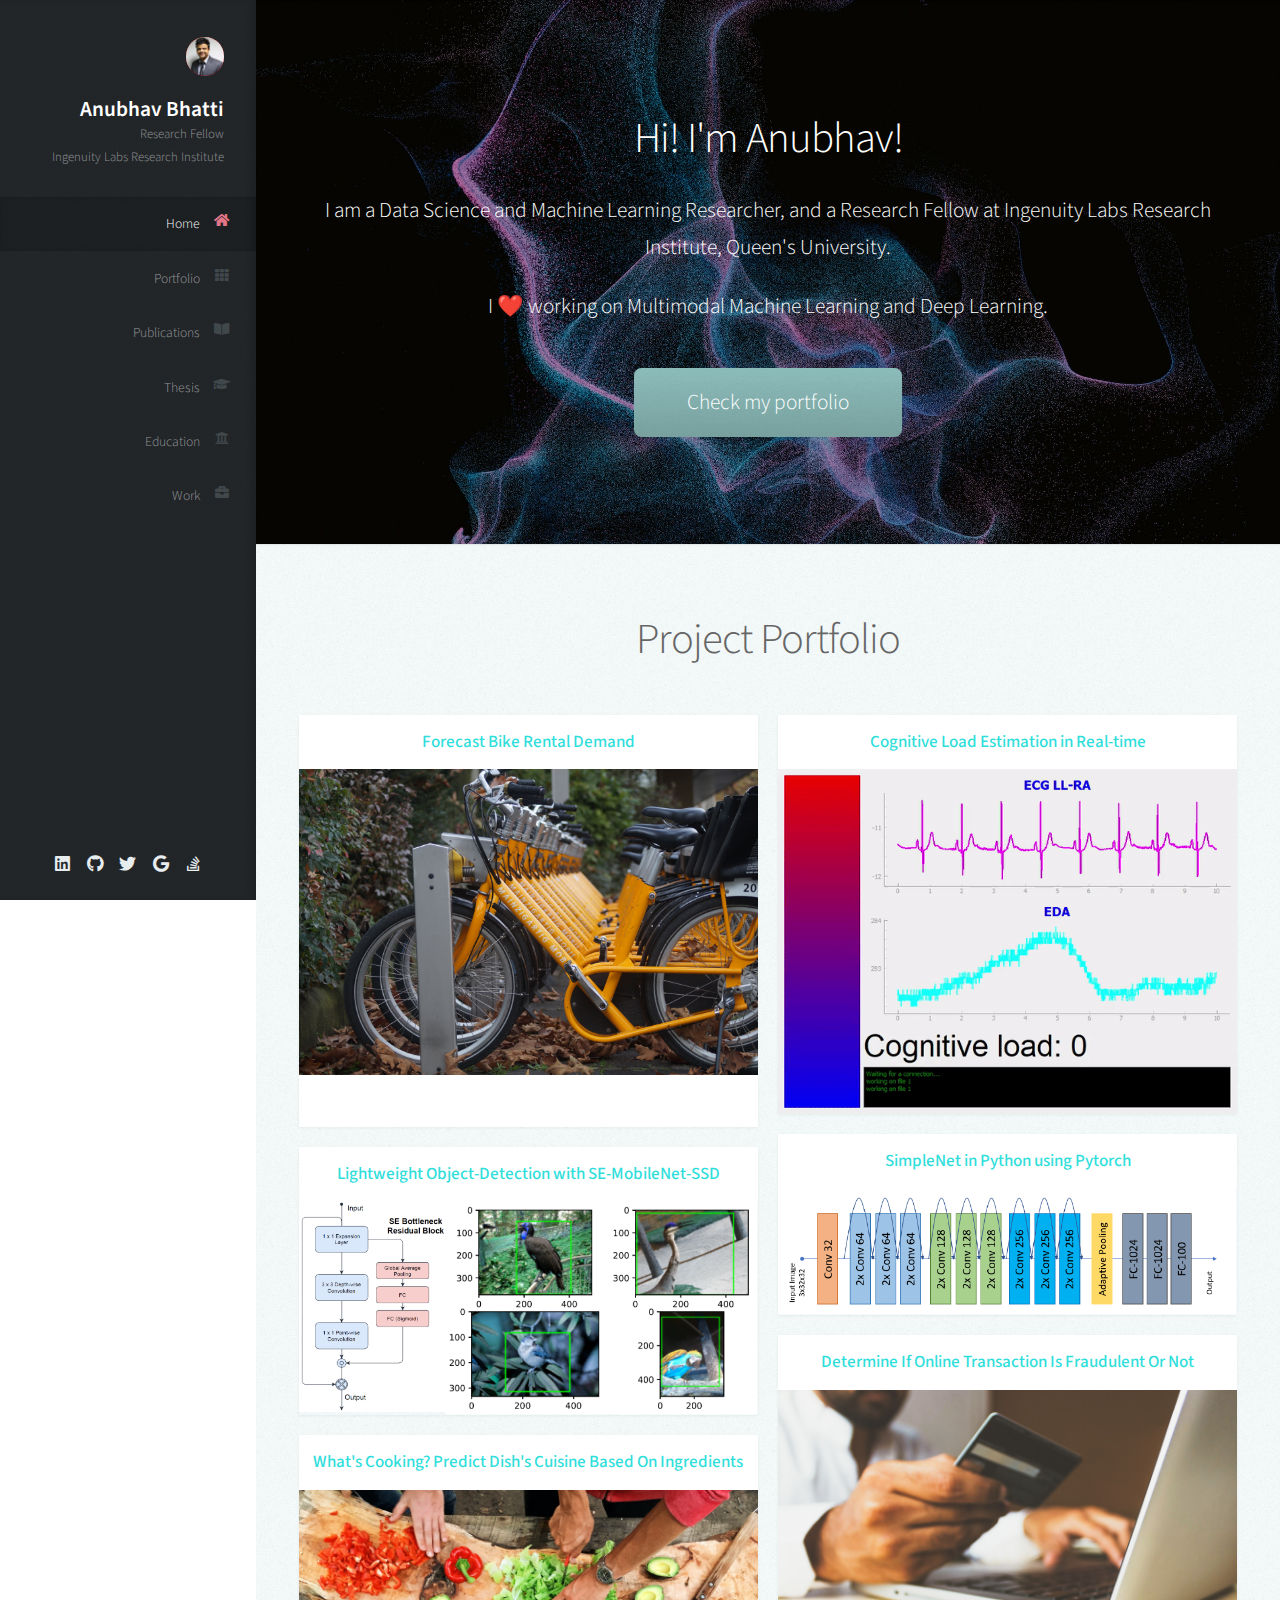
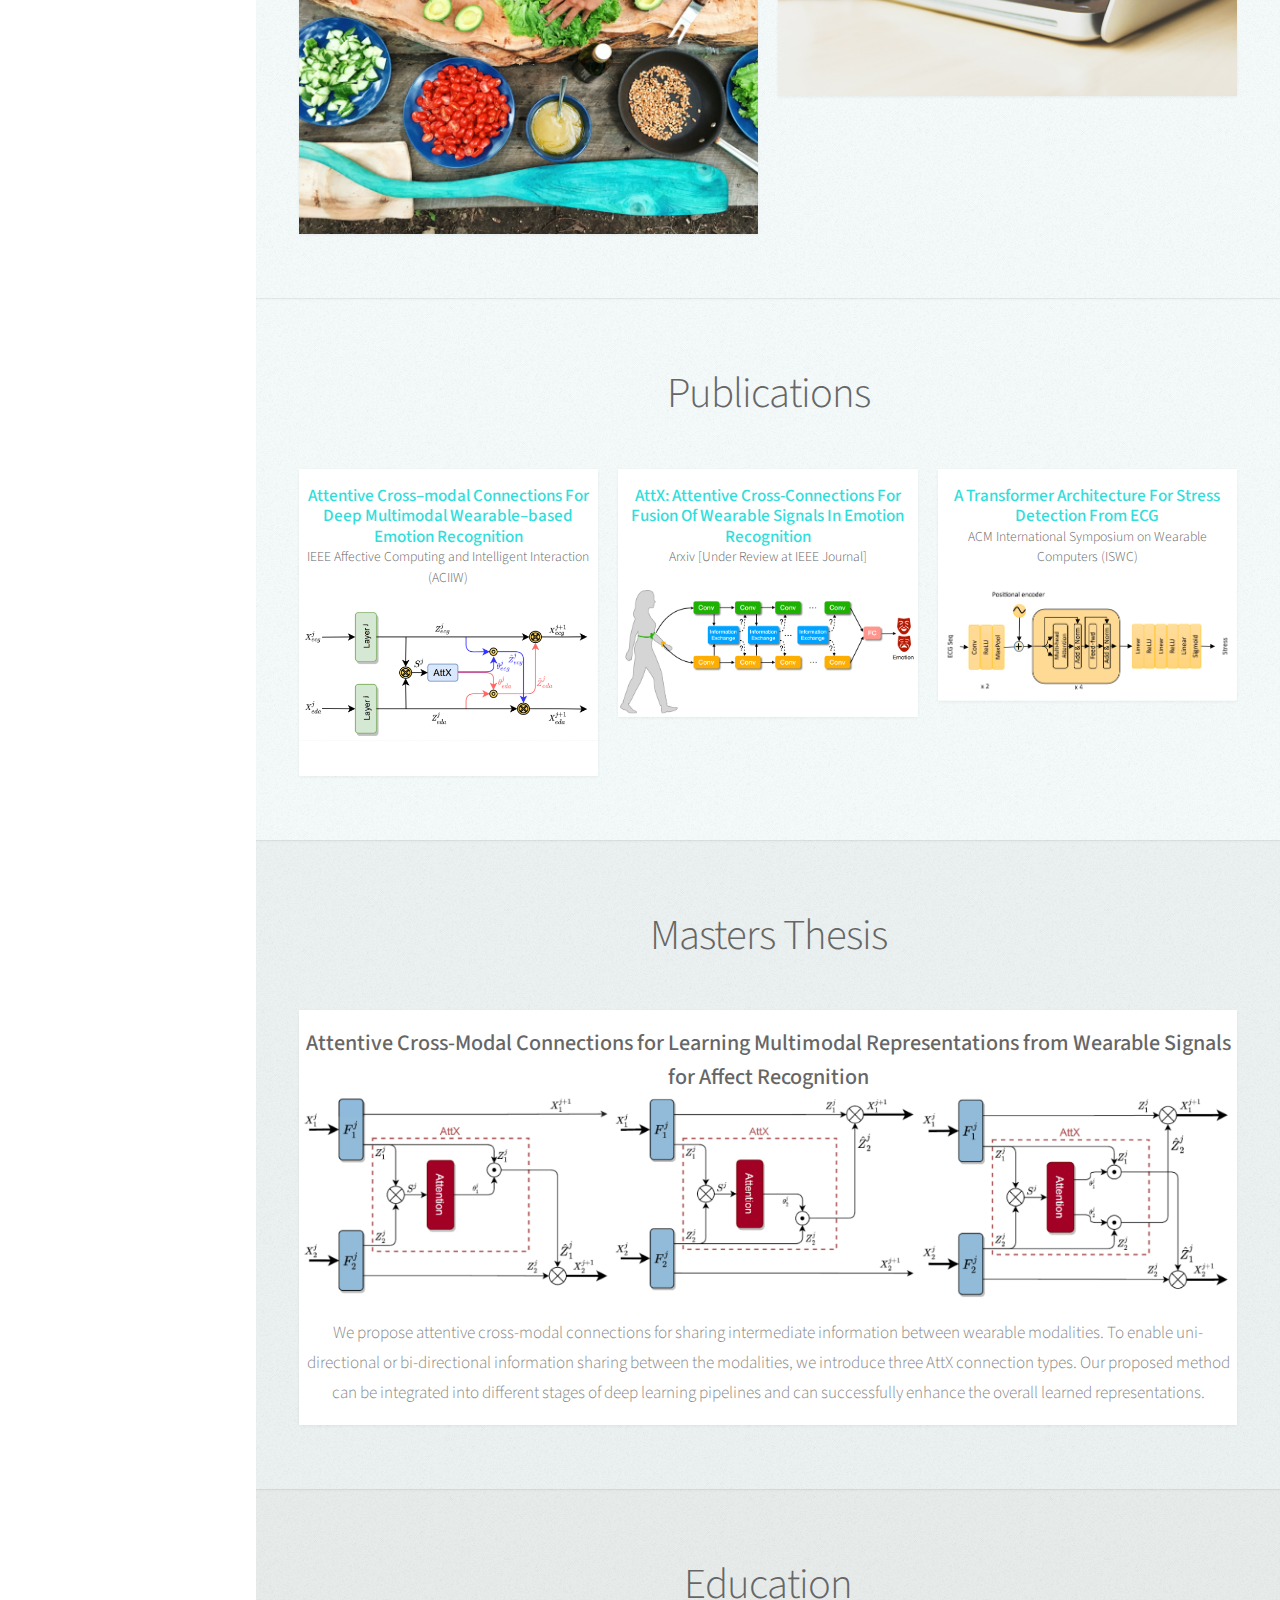
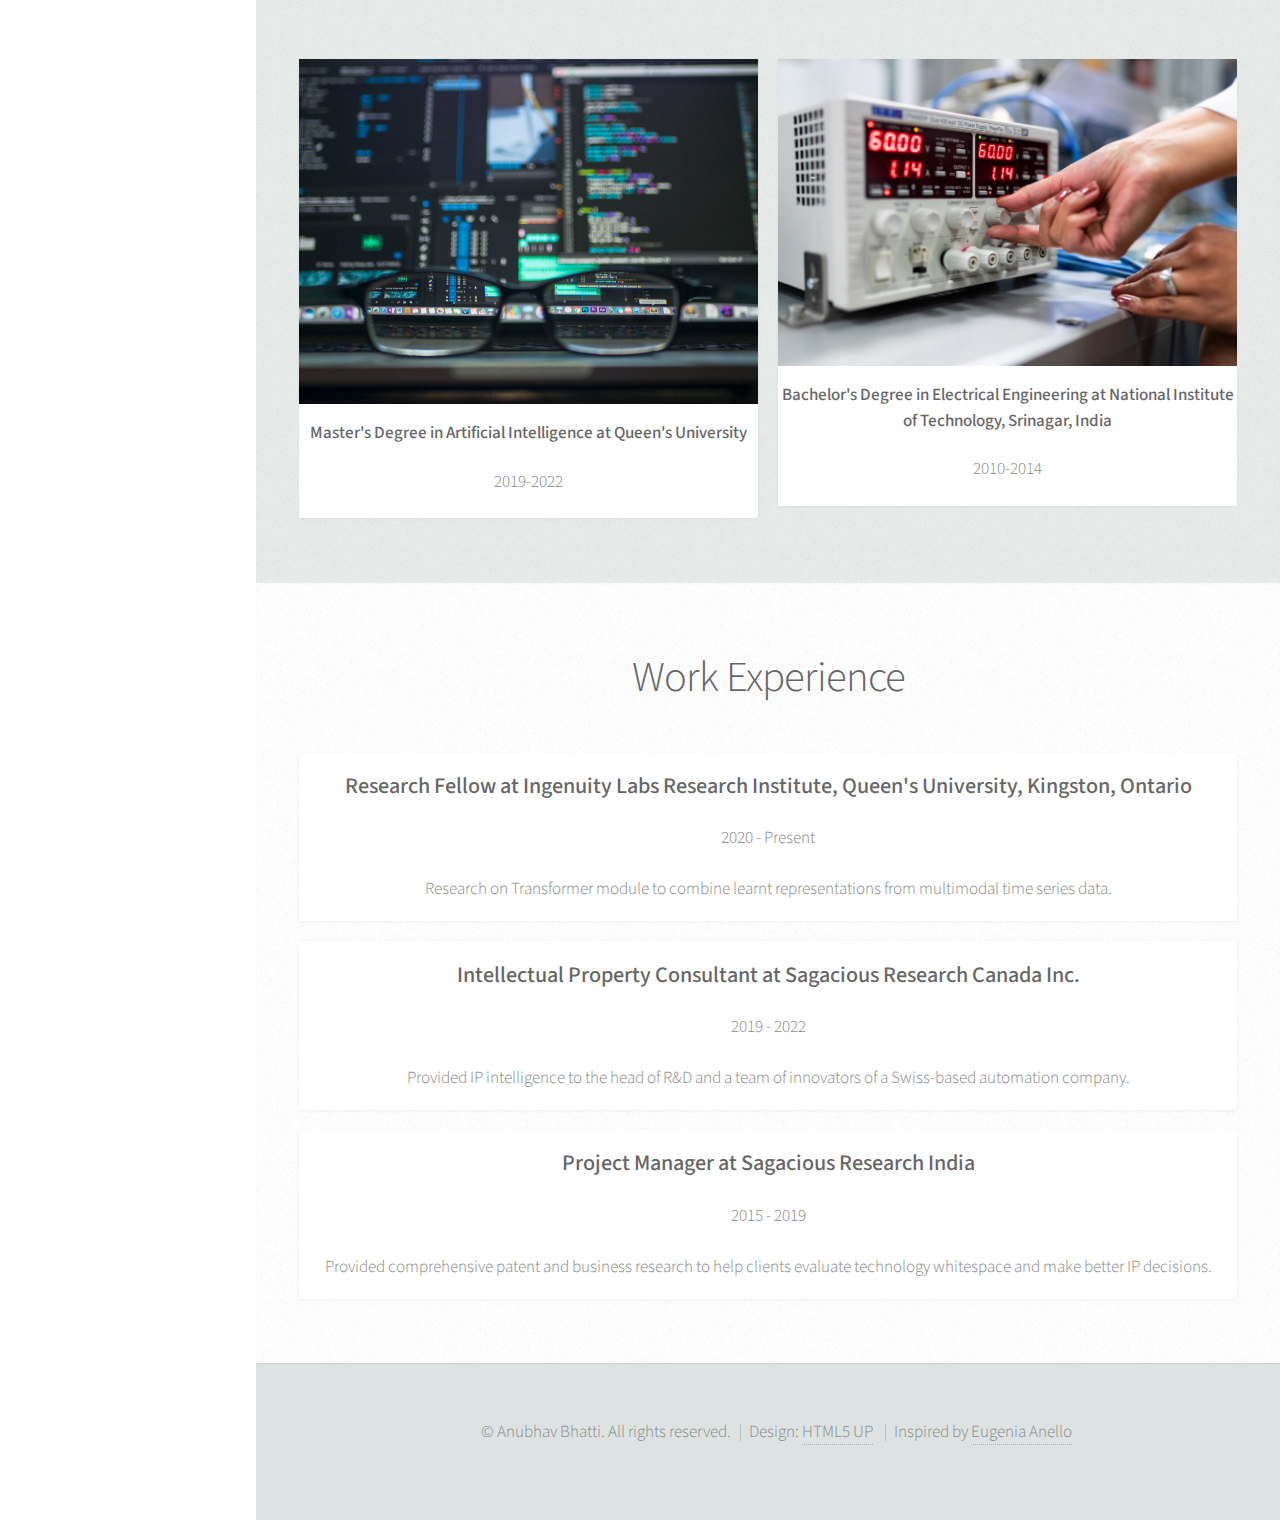
<file: index.html>
<!DOCTYPE HTML>
<!--
	Prologue by HTML5 UP
	html5up.net | @ajlkn
	Free for personal and commercial use under the CCA 3.0 license (html5up.net/license)
-->
<html>
	<head>
		<title>Anubhav Bhatti</title>
		<meta charset="utf-8" />
		<meta name="viewport" content="width=device-width, initial-scale=1, user-scalable=no" />
		<link rel="stylesheet" href="assets/css/main.css" />
	</head>
	<body class="is-preload">

		<!-- Header -->
			<div id="header">

				<div class="top">

					<!-- Logo -->
						<div id="logo">
							<span class="image avatar48"><img src="images/anubhav1.jpg" alt="" /></span>

							<!-- <span class="image avatar48"><img src="images/anubhav.jpg" alt="" /></span> -->
							<h1 id="title">Anubhav Bhatti</h1>
							<p>Research Fellow</p>
							<p>Ingenuity Labs Research Institute</p>
						</div>

					<!-- Nav -->
						<nav id="nav">
							<ul>
								<li><a href="#top" id="top-link"><span class="icon solid fa-home">Home</span></a></li>
								<li><a href="#portfolio" id="portfolio-link"><span class="icon solid fa-th">Portfolio</span></a></li>
								<li><a href="#blog" id="blog-link"><span class="icon solid fa-book-open">Publications</span></a></li>
								<li><a href="#thesis" id="thesis-link"><span class="icon solid fa-graduation-cap">Thesis</span></a></li>
								<li><a href="#education" id="about-link"><span class="icon solid fa-university">Education</span></a></li>
								<li><a href="#work" id="work-link"><span class="icon solid fa-briefcase">Work</span></a></li>

							<!--	<li><a href="#contact" id="contact-link"><span class="icon solid fa-envelope">Contact</span></a></li>!-->
							</ul>
						</nav>

				</div>

				<div class="bottom">

					<!-- Social Icons -->
						<ul class="icons">
							<!-- <li><a href="https://eugenia-anello.medium.com/" class="icon brands fa-medium" style="-webkit-tap-highlight-color: rgba(0, 0, 0, 0);" target="_blank"><span class="label">Medium</span></a></li> -->
							<li><a href="https://www.linkedin.com/in/anubhav-bhatti-queensu/" class="icon brands fa-linkedin" style="-webkit-tap-highlight-color: rgba(0, 0, 0, 0);" target="_blank"><span class="label">LinkedIn</span></a></li>
							<li><a href="https://github.com/Xpiee" class="icon brands fa-github" target="_blank"><span class="label" >Github</span></a></li>
							<li><a href="https://twitter.com/anubhavbhatti" class="icon brands fa-twitter" target="_blank"><span class="label">Twitter</span></a></li>
							<li><a href="https://scholar.google.com/citations?user=j90nV9QAAAAJ&hl=en&authuser=1" class="icon brands fa-google" target="_blank"><span class="label">Google Scholar</span></a></li>
							<li><a href="https://stackoverflow.com/users/12848819/xpie" class="icon brands fa-stack-overflow" target="_blank"><span class="label">Stack Overflow</span></a></li>

						<!--	<li><a href="#" class="icon brands fa-facebook-f"><span class="label">Facebook</span></a></li> 
							<li><a href="https://github.com/eugeniaring" class="icon brands fa-github" target="_blank"><span class="label" >Github</span></a></li>
							<li><a href="https://www.linkedin.com/in/eugenia-anello/" class="icon brands fa-linkedin" style="-webkit-tap-highlight-color: rgba(0, 0, 0, 0);" target="_blank"><span class="label">LinkedIn</span></a></li>-->
						<!--	<li><a href="#" class="icon brands fa-dribbble"><span class="label">Dribbble</span></a></li>
							<li><a href="#" class="icon solid fa-envelope"><span class="label">Email</span></a></li>-->
						</ul>

				</div>

			</div>

		<!-- Main -->
			<div id="main">

				<!-- Intro -->
					<section id="top" class="one dark cover">
						<div class="container">

							<header>
								<h2 class="alt">Hi! I'm Anubhav!</h2>
								<p>I am a Data Science and Machine Learning Researcher, and a Research Fellow at Ingenuity Labs Research Institute, Queen's University.</p>
								<p>I ❤️ working on Multimodal Machine Learning and Deep Learning.</p>
							</header>
							<footer>
								<a href="#portfolio" class="button scrolly">Check my portfolio</a>
							</footer>
						</div>
					</section>

				<!-- Portfolio -->
					<section id="portfolio" class="two">
						<div class="container">

							<header>
								<h2>Project Portfolio</h2>
							</header>

							<div class="row">
								<div class="col-4 col-12-mobile" style="width: 50%;">
										<article class="item">
										<header>
											<h3 class="portf">
												<a class="pubtitle" href="https://github.com/Xpiee/BikeSharing" target="_blank">
													Forecast Bike Rental Demand
												</a>
											</h3>
										</header>
										<a href="https://github.com/Xpiee/BikeSharing" class="image fit" target="_blank"><img src="images/bikeshare.jpg" alt="" /></a>
										<header>
										<!--	<h3><strong>Variational Autoencoder with Pytorch</strong></h3>
										</header>-->
										<p style="text-align:left;font-size:18px"></p>
									</article>
									<article class="item">
										<header>
											<h3 class="portf">
												<a class="pubtitle" href="https://github.com/Xpiee/SEMobNet-Object-Detection" target="_blank">
													Lightweight Object-Detection with SE-MobileNet-SSD
												</a>
											</h3>
										</header>
										<a href="https://github.com/Xpiee/SEMobNet-Object-Detection" class="image fit" target="_blank"><img src="images/objectdetect.png" alt="" /></a>
									</article>
									<article class="item">
										<header>
											<h3 class="portf">
												<a class="pubtitle" href="https://github.com/Xpiee/whatsCooking" target="_blank">
													What&#39;s Cooking? Predict Dish&#39;s Cuisine Based On Ingredients
												</a>
											</h3>
										</header>
										<a href="https://github.com/Xpiee/whatsCooking" class="image fit" target="_blank"><img src="images/cooking.jpg" alt="" /></a>
									
									</article>
								</div>
								<div class="col-4 col-12-mobile" style="width: 50%;">
									<article class="item">
										<header>
											<h3 class="portf">
												<a class="pubtitle" href="https://github.com/Xpiee/cognitive_load_estimate" target="_blank">
													Cognitive Load Estimation in Real-time
												</a>
											</h3>
										</header>
										<a href="https://github.com/Xpiee/cognitive_load_estimate" class="image fit" target="_blank"><img src="images/cogload.gif" alt="" /></a>
							
									</article>
									<article class="item">
										<header>
											<h3 class="portf"><a class="pubtitle" href="https://github.com/Xpiee/SimpleNet-CIFAR" target="_blank">
												SimpleNet in Python using Pytorch
											</a>
										</h3>
										</header>
										<a href="https://github.com/Xpiee/SimpleNet-CIFAR" class="image fit" target="_blank"><img src="images/simplenet.png" alt="" /></a>
										
									</article>
									<article class="item">
										<header>
											<h3 class="portf">
												<a class="pubtitle" href="https://github.com/Xpiee/Fraud-Detection" target="_blank">
													Determine If Online Transaction Is Fraudulent Or Not
												</a>
											</h3>
										</header>
										<a href="https://github.com/Xpiee/Fraud-Detection" class="image fit" target="_blank"><img src="images/fraud.jpg" alt="" /></a>
										
									</article>
								</div>
					</section>
					<section id="blog" class="two">
						<div class="container">

							<header>
								<h2>Publications</h2>
							</header>

							<div class="row">
								<div class="col-4 col-12-mobile" style="width: 33.33%;">
										<article class="item">
										<header>
											<h3 class="portf"><a class="pubtitle" href="https://ieeexplore.ieee.org/abstract/document/9666360" target="_blank">Attentive Cross&#8211;modal Connections For Deep Multimodal Wearable&#8211;based Emotion Recognition</a></h3>
											<h4 class="pubconf"> IEEE Affective Computing and Intelligent Interaction (ACIIW)</h4>
										</header>
										<a href="https://ieeexplore.ieee.org/abstract/document/9666360" class="image fit" target="_blank"><img src="images/acii.png" alt="" /></a>
										<header>
										<!-- <h3><strong>Variational Autoencoder with Pytorch</strong></h3> -->
										</header>
										<p style="text-align:left;font-size:18px"></p>
									</article>
								</div>
								<div class="col-4 col-12-mobile" style="width: 33.33%;">
									<article class="item">
										<header>
											<h3 class="portf"><a class="pubtitle" href="https://arxiv.org/abs/2206.04625" target="_blank">AttX: Attentive Cross-Connections For Fusion Of Wearable Signals In Emotion Recognition</a></h3>
											<h4 class="pubconf"> Arxiv [Under Review at IEEE Journal]</h4>

										</header>
										<a href="https://arxiv.org/abs/2206.04625" class="image fit" target="_blank"><img src="images/attx2.png" alt="" /></a>
									</article>
								</div>
								<div class="col-4 col-12-mobile" style="width: 33.33%;">
									<article class="item">
										<header>
											<h3 class="portf"><a class="pubtitle" href="https://dl.acm.org/doi/abs/10.1145/3460421.3480427" target="_blank">A Transformer Architecture For Stress Detection From ECG</a></h3>
											<h4 class="pubconf"> ACM International Symposium on Wearable Computers (ISWC)</h4>
										</header>
										<a href="https://dl.acm.org/doi/abs/10.1145/3460421.3480427" class="image fit" target="_blank"><img src="images/transformer.png" alt="" /></a>
									</article>
								</div>
							</div>
						</div>
					</section>

					<section id="thesis" class="three">
						<header><h2>Masters Thesis</h2></header>	
						<div class="container">
						<div class="row">
							<div class="col-4 col-12-mobile" style="width: 100%;">
								<article class="item">
									<header>
										<h3 style="font-weight: 500; font-size: 1.3em;">
											<a href="https://qspace.library.queensu.ca/handle/1974/30214" class="thesistitle">
												Attentive Cross-Modal Connections for Learning Multimodal Representations from Wearable Signals for Affect Recognition
											</a>
										</h3>
										<a href="https://qspace.library.queensu.ca/handle/1974/30214" class="image fit" target="_blank"><img src="images/thesis.png" alt=""></a>
										<!-- <p>2020 - Present</p> -->
										<p style="line-height : 30px;"> We propose attentive cross-modal connections for sharing intermediate information between wearable modalities.
											To enable uni-directional or bi-directional information sharing between the modalities, we introduce three AttX connection types.
											Our proposed method can be integrated into different stages of deep learning pipelines and can successfully enhance the overall learned representations.
										</p>
									</header>
				
								</article>
							</div>
						</div>
						</div>
						</section>

				<!-- About Me -->
					<section id="education" class="four">
					<header><h2>Education</h2></header>	
					<div class="container">
					<div class="row">
						<div class="col-4 col-12-mobile" style="width: 50%;">
							<article class="item">
			
								<a href="https://www.queensu.ca/" class="image fitter" target="_blank"><img src="images/machine.jpg" alt="" /></a>

								<header>
									<h3 style="font-weight: 500;">Master's Degree in Artificial Intelligence at Queen&#39;s University</h3>
									<p>2019-2022</p>
								</header>
								<p style="text-align:left;font-size:18px"></p>
							</article>
						</div>
						<div class="col-4 col-12-mobile" style="width: 50%;">
							<article class="item">
								<a href="https://nitsri.ac.in/" class="image fitter" target="_blank"><img src="images/electrical.jpg" alt=""></a>
								<header>
									<h3 style="font-weight: 500;">Bachelor's Degree in Electrical Engineering at National Institute of Technology, Srinagar, India</h3>
									<p>2010-2014</p>
								</header>
							</article>
						</div>
					</div>
					</section>

					<section id="work" class="five">
						<header><h2>Work Experience</h2></header>	
						<div class="container">
						<div class="row">
							<div class="col-4 col-12-mobile" style="width: 100%;">
								<article class="item">
			
									<header>
										<h3 style="font-weight: 500; font-size: 1.3em;">Research Fellow at Ingenuity Labs Research Institute, Queen's University, Kingston, Ontario</h3>
										<p>2020 - Present</p>
										<p style="line-height : 30px;"> Research on Transformer module to combine learnt representations from multimodal time series data.</p>
									</header>
				
								</article>
							</div>
							<div class="col-4 col-12-mobile" style="width: 100%;">
								<article class="item">
									
									<header>
										<h3 style="font-weight: 500; font-size: 1.3em;">Intellectual Property Consultant at Sagacious Research Canada Inc.</h3>
										<p>2019 - 2022</p>
										<p style="line-height : 30px;">Provided IP intelligence to the head of R&D and a team of innovators of a Swiss-based automation company.</p>
									</header>
								</article>
							</div>
							<div class="col-4 col-12-mobile" style="width: 100%;">
								<article class="item">
									
									<header>
										<h3 style="font-weight: 500; font-size: 1.3em;">Project Manager at Sagacious Research India</h3>
										<p>2015 - 2019</p>
										<p style="line-height : 30px;">Provided comprehensive patent and business research to help clients evaluate technology whitespace and make better IP decisions.</p>
									</header>
								</article>
							</div>
							</div>
						</div>
						</section>

			</div>

		<!-- Footer -->
			<div id="footer">

				<!-- Copyright -->
					<ul class="copyright">
						<li>&copy; Anubhav Bhatti. All rights reserved.</li><li>Design: <a href="http://html5up.net">HTML5 UP</a></li>
						<li>Inspired by <a href="https://eugeniaring.github.io/#portfolio" target="_blank">Eugenia Anello</a></li>
					</ul>

			</div>

		<!-- Scripts -->
			<script src="assets/js/jquery.min.js"></script>
			<script src="assets/js/jquery.scrolly.min.js"></script>
			<script src="assets/js/jquery.scrollex.min.js"></script>
			<script src="assets/js/browser.min.js"></script>
			<script src="assets/js/breakpoints.min.js"></script>
			<script src="assets/js/util.js"></script>
			<script src="assets/js/main.js"></script>

	</body>
</html>
</file>
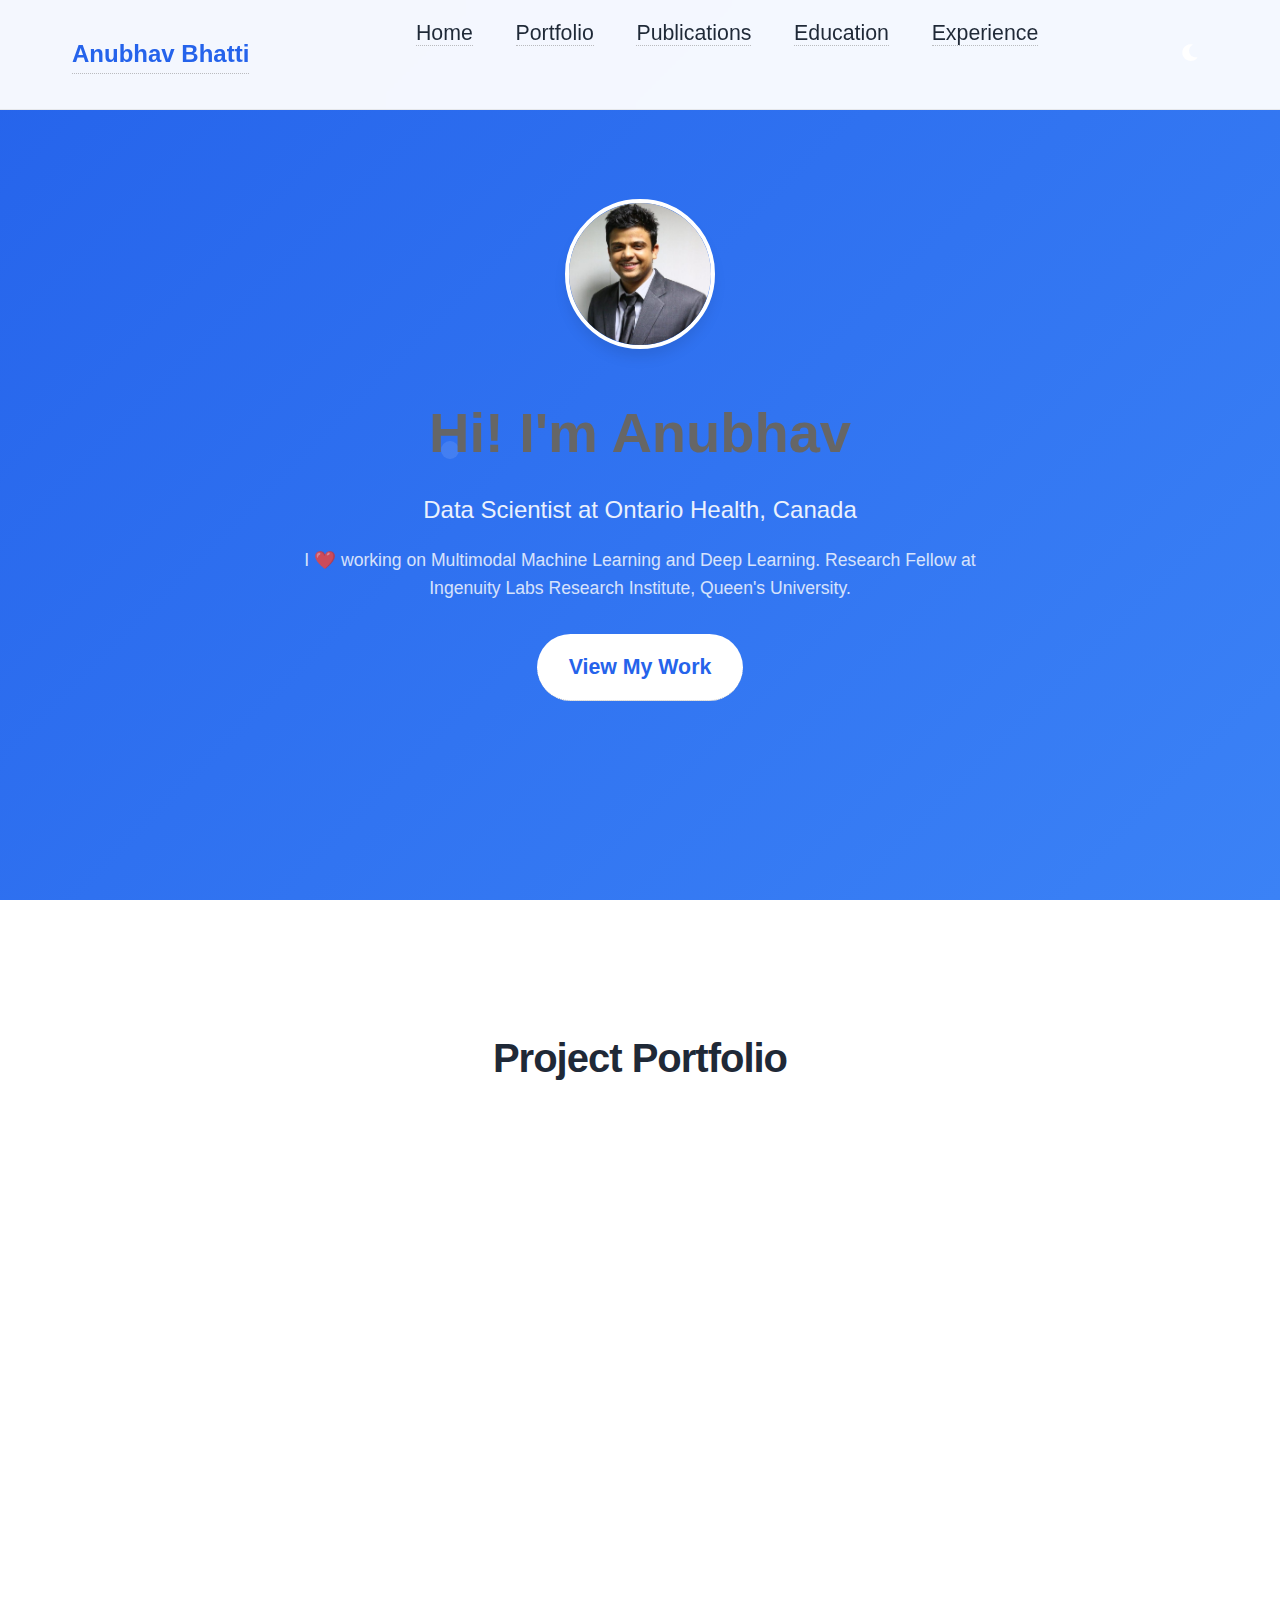
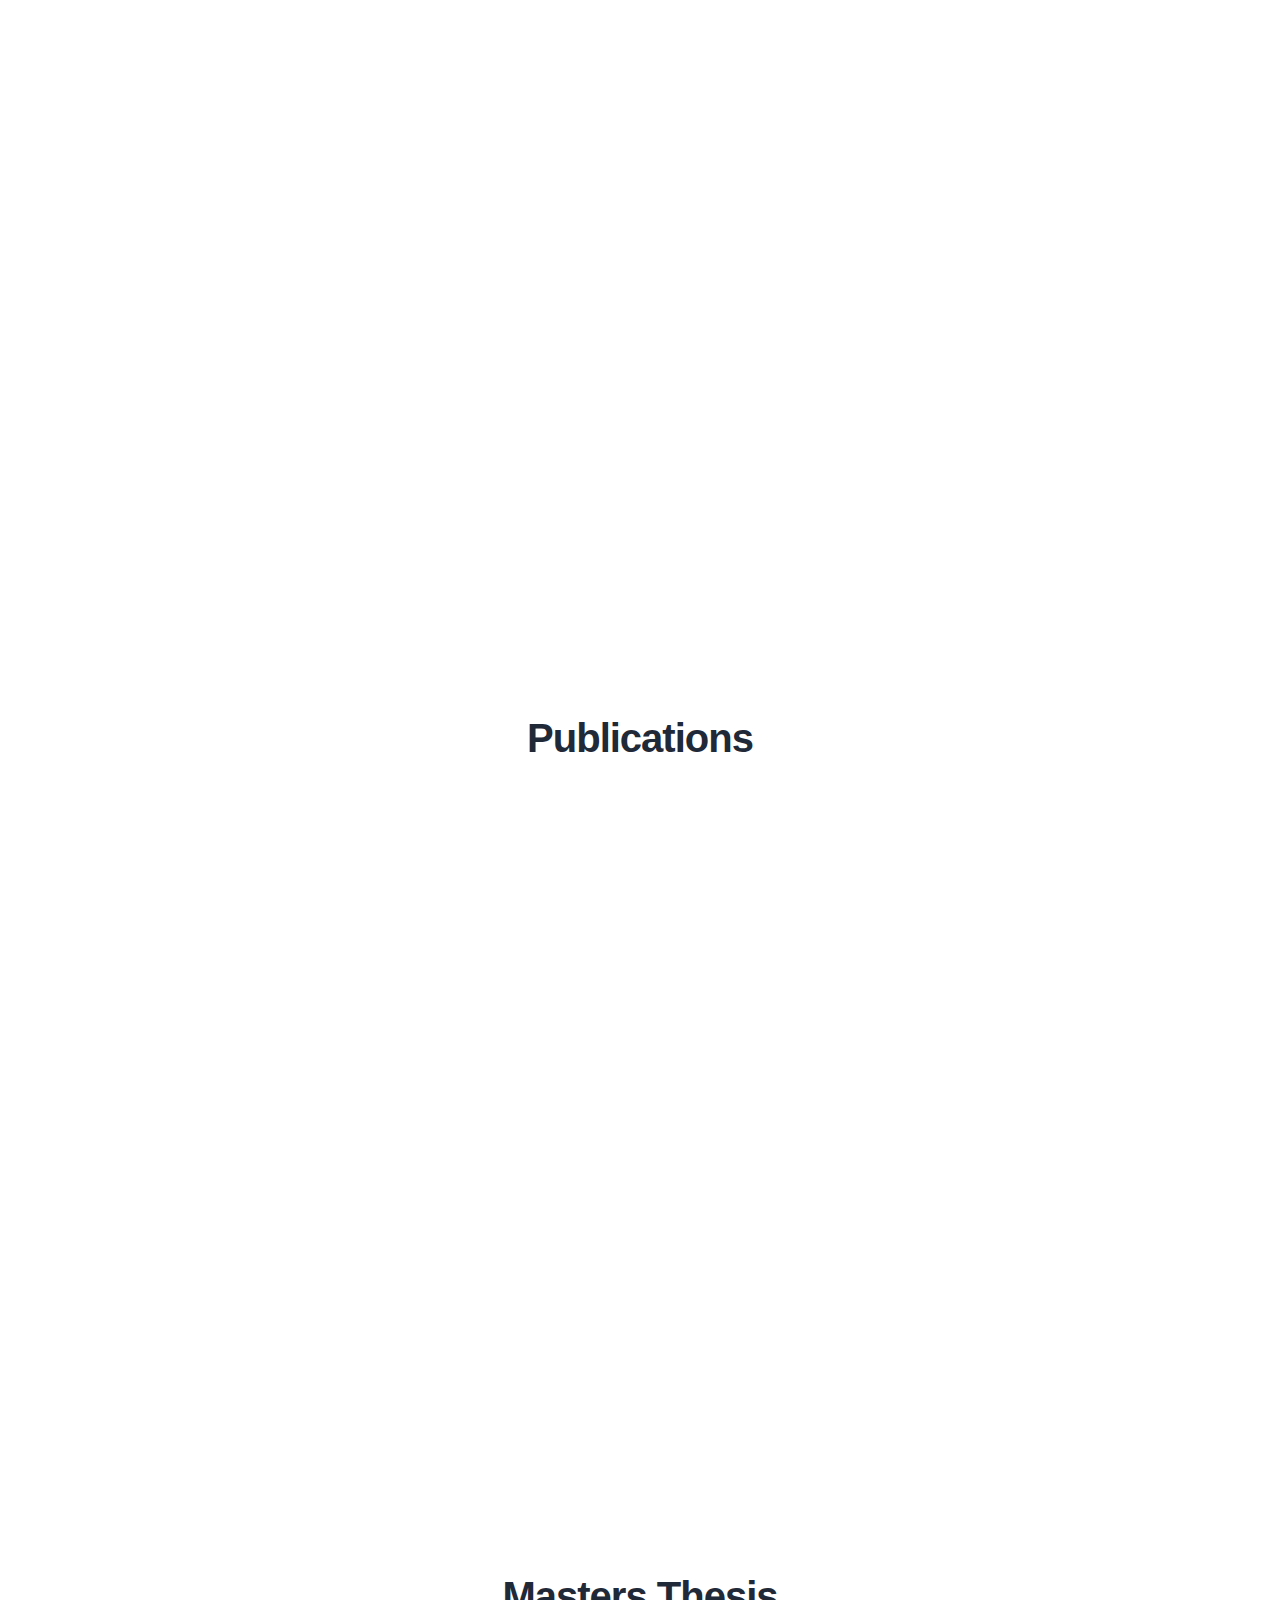
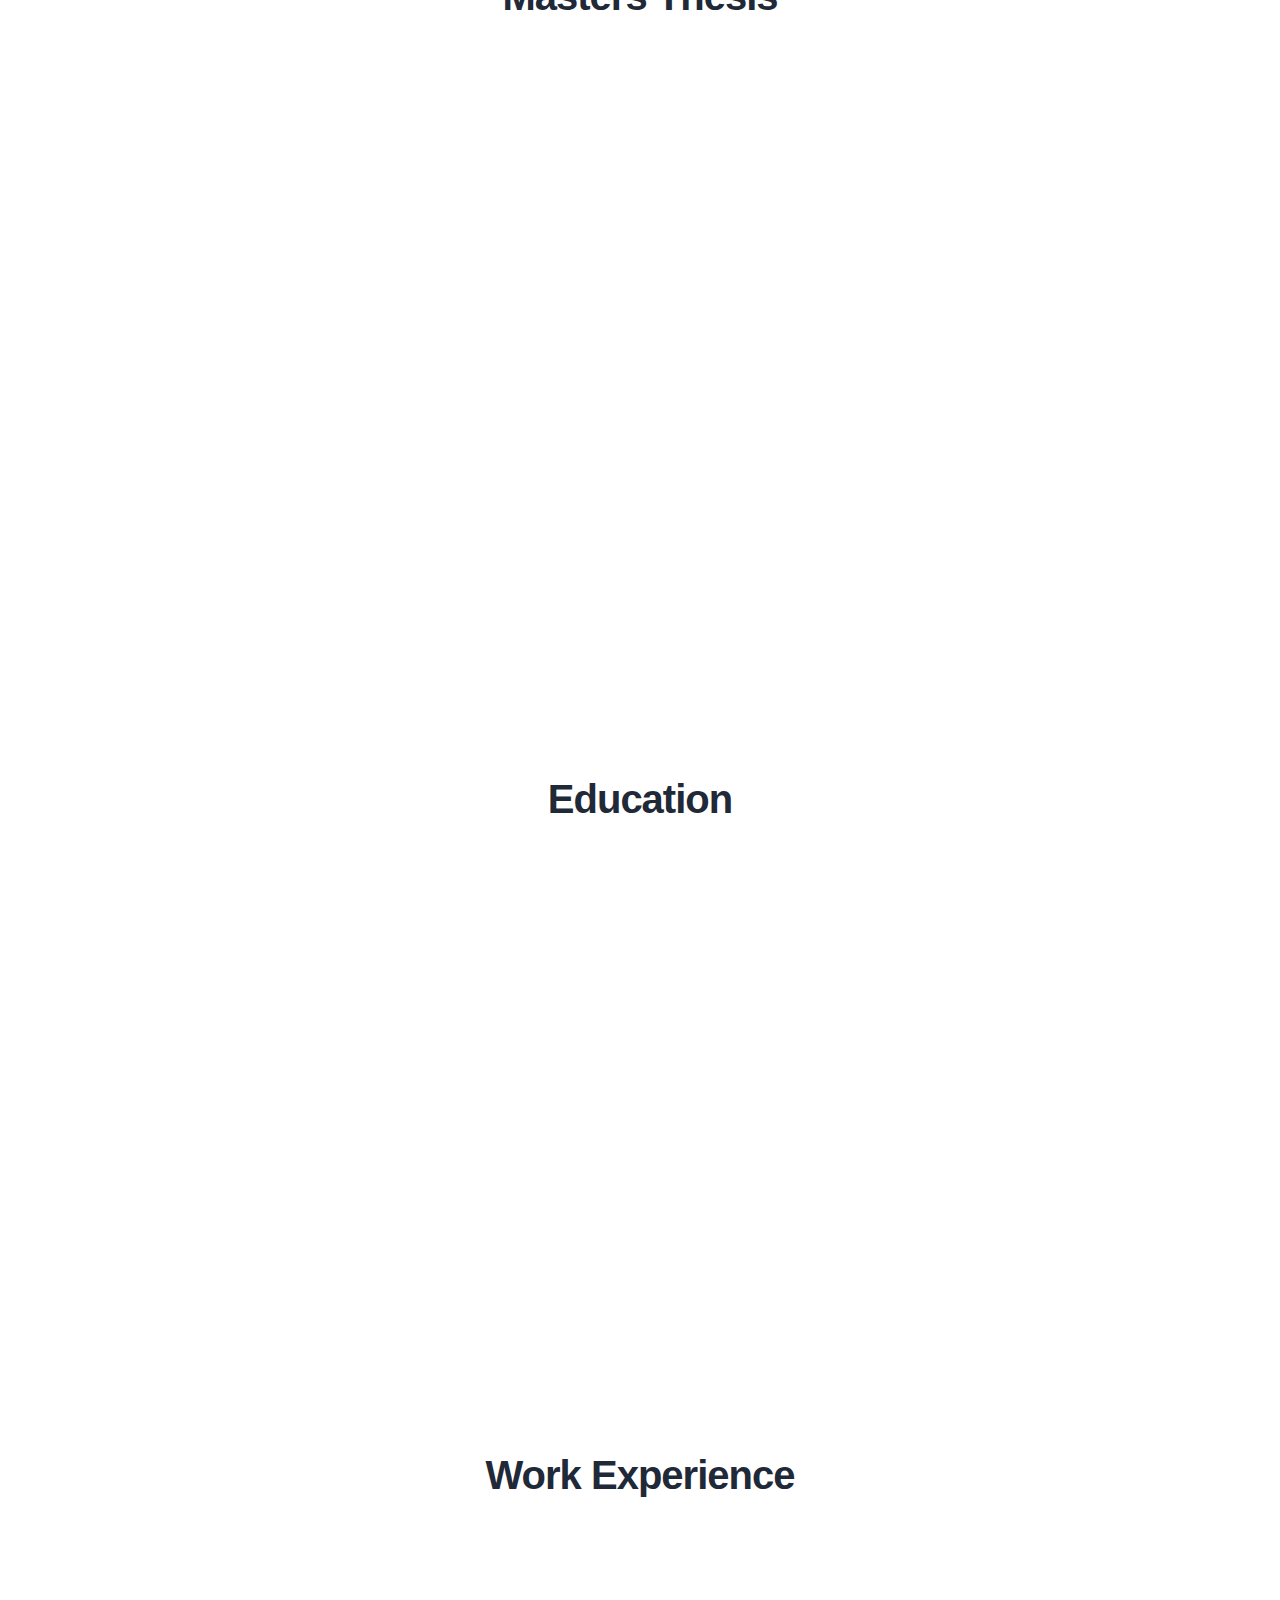
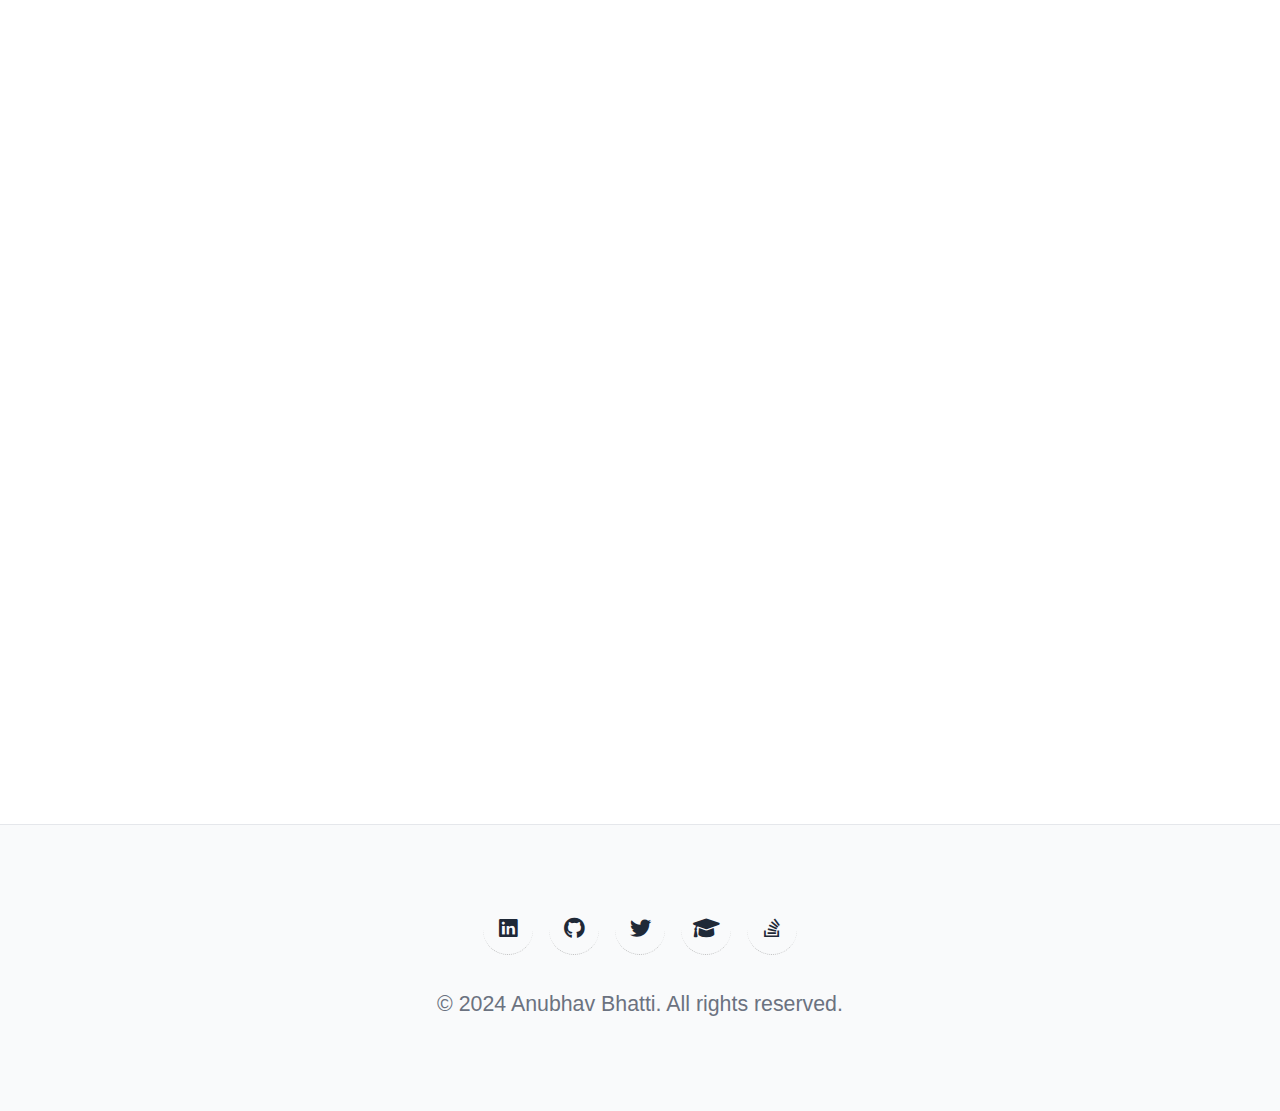
<file: index copy.html>
<!DOCTYPE HTML>
<html lang="en">
	<head>
		<title>Anubhav Bhatti</title>
		<meta charset="utf-8" />
		<meta name="viewport" content="width=device-width, initial-scale=1, user-scalable=no" />
		<link rel="stylesheet" href="assets/css/main.css" />
		<link rel="stylesheet" href="https://cdnjs.cloudflare.com/ajax/libs/font-awesome/6.0.0/css/all.min.css" />
		<style>
			/* Modern CSS Reset and Base Styles */
			* {
				margin: 0;
				padding: 0;
				box-sizing: border-box;
			}

			:root {
				--primary-color: #2563eb;
				--secondary-color: #3b82f6;
				--accent-color: #60a5fa;
				--text-primary: #1f2937;
				--text-secondary: #6b7280;
				--bg-primary: #ffffff;
				--bg-secondary: #f9fafb;
				--bg-card: #ffffff;
				--border-color: #e5e7eb;
				--shadow: 0 4px 6px -1px rgba(0, 0, 0, 0.1);
				--shadow-lg: 0 10px 15px -3px rgba(0, 0, 0, 0.1);
				--transition: all 0.3s ease;
			}

			[data-theme="dark"] {
				--primary-color: #3b82f6;
				--secondary-color: #60a5fa;
				--accent-color: #93c5fd;
				--text-primary: #f9fafb;
				--text-secondary: #d1d5db;
				--bg-primary: #111827;
				--bg-secondary: #1f2937;
				--bg-card: #1f2937;
				--border-color: #374151;
			}

			body {
				font-family: 'Inter', -apple-system, BlinkMacSystemFont, 'Segoe UI', Roboto, sans-serif;
				line-height: 1.6;
				color: var(--text-primary);
				background-color: var(--bg-primary);
				transition: var(--transition);
			}

			/* Navigation */
			.navbar {
				position: fixed;
				top: 0;
				width: 100%;
				background: rgba(255, 255, 255, 0.95);
				backdrop-filter: blur(10px);
				border-bottom: 1px solid var(--border-color);
				z-index: 1000;
				transition: var(--transition);
			}

			[data-theme="dark"] .navbar {
				background: rgba(17, 24, 39, 0.95);
			}

			.nav-container {
				max-width: 1200px;
				margin: 0 auto;
				padding: 1rem 2rem;
				display: flex;
				justify-content: space-between;
				align-items: center;
			}

			.nav-logo {
				font-size: 1.5rem;
				font-weight: 700;
				color: var(--primary-color);
				text-decoration: none;
			}

			.nav-menu {
				display: flex;
				list-style: none;
				gap: 2rem;
			}

			.nav-link {
				color: var(--text-primary);
				text-decoration: none;
				font-weight: 500;
				transition: var(--transition);
				position: relative;
			}

			.nav-link:hover {
				color: var(--primary-color);
			}

			.nav-link::after {
				content: '';
				position: absolute;
				bottom: -5px;
				left: 0;
				width: 0;
				height: 2px;
				background: var(--primary-color);
				transition: var(--transition);
			}

			.nav-link:hover::after {
				width: 100%;
			}

			.theme-toggle {
				background: none;
				border: none;
				color: var(--text-primary);
				font-size: 1.2rem;
				cursor: pointer;
				padding: 0.5rem;
				border-radius: 50%;
				transition: var(--transition);
			}

			.theme-toggle:hover {
				background: var(--bg-secondary);
				color: var(--primary-color);
			}

			/* Hero Section */
			.hero {
				min-height: 100vh;
				display: flex;
				align-items: center;
				justify-content: center;
				background: linear-gradient(135deg, var(--primary-color) 0%, var(--secondary-color) 100%);
				position: relative;
				overflow: hidden;
			}

			.hero::before {
				content: '';
				position: absolute;
				top: 0;
				left: 0;
				right: 0;
				bottom: 0;
				background: url('data:image/svg+xml,<svg xmlns="http://www.w3.org/2000/svg" viewBox="0 0 100 100"><defs><pattern id="grain" width="100" height="100" patternUnits="userSpaceOnUse"><circle cx="50" cy="50" r="1" fill="white" opacity="0.1"/></pattern></defs><rect width="100" height="100" fill="url(%23grain)"/></svg>');
				animation: float 20s ease-in-out infinite;
			}

			@keyframes float {
				0%, 100% { transform: translateY(0px); }
				50% { transform: translateY(-20px); }
			}

			.hero-content {
				text-align: center;
				color: white;
				z-index: 1;
				max-width: 800px;
				padding: 2rem;
			}

			.hero-avatar {
				width: 150px;
				height: 150px;
				border-radius: 50%;
				margin: 0 auto 2rem;
				border: 4px solid white;
				box-shadow: var(--shadow-lg);
				animation: pulse 2s infinite;
			}

			@keyframes pulse {
				0% { transform: scale(1); }
				50% { transform: scale(1.05); }
				100% { transform: scale(1); }
			}

			.hero-title {
				font-size: 3.5rem;
				font-weight: 700;
				margin-bottom: 1rem;
				animation: slideInUp 1s ease-out;
			}

			.hero-subtitle {
				font-size: 1.5rem;
				margin-bottom: 1rem;
				opacity: 0.9;
				animation: slideInUp 1s ease-out 0.2s both;
			}

			.hero-description {
				font-size: 1.1rem;
				margin-bottom: 2rem;
				opacity: 0.8;
				animation: slideInUp 1s ease-out 0.4s both;
			}

			@keyframes slideInUp {
				from {
					opacity: 0;
					transform: translateY(30px);
				}
				to {
					opacity: 1;
					transform: translateY(0);
				}
			}

			.cta-button {
				display: inline-block;
				padding: 1rem 2rem;
				background: white;
				color: var(--primary-color);
				text-decoration: none;
				border-radius: 50px;
				font-weight: 600;
				transition: var(--transition);
				animation: slideInUp 1s ease-out 0.6s both;
			}

			.cta-button:hover {
				transform: translateY(-2px);
				box-shadow: var(--shadow-lg);
			}

			/* Main Content */
			.main-content {
				max-width: 1200px;
				margin: 0 auto;
				padding: 4rem 2rem;
			}

			.section {
				margin-bottom: 5rem;
			}

			.section-title {
				font-size: 2.5rem;
				font-weight: 700;
				text-align: center;
				margin-bottom: 3rem;
				color: var(--text-primary);
			}

			/* Card Grid System */
			.card-grid {
				display: grid;
				grid-template-columns: repeat(auto-fit, minmax(350px, 1fr));
				gap: 2rem;
				margin-bottom: 3rem;
			}

			.card {
				background: var(--bg-card);
				border-radius: 16px;
				padding: 2rem;
				box-shadow: var(--shadow);
				border: 1px solid var(--border-color);
				transition: var(--transition);
				overflow: hidden;
			}

			.card:hover {
				transform: translateY(-5px);
				box-shadow: var(--shadow-lg);
			}

			.card-image {
				width: 100%;
				height: 200px;
				object-fit: cover;
				border-radius: 12px;
				margin-bottom: 1.5rem;
			}

			.card-title {
				font-size: 1.25rem;
				font-weight: 600;
				margin-bottom: 0.5rem;
				color: var(--text-primary);
			}

			.card-subtitle {
				font-size: 0.9rem;
				color: var(--text-secondary);
				margin-bottom: 1rem;
			}

			.card-description {
				color: var(--text-secondary);
				line-height: 1.6;
			}

			.card-link {
				color: var(--primary-color);
				text-decoration: none;
				font-weight: 500;
			}

			.card-link:hover {
				text-decoration: underline;
			}

			/* Social Links */
			.social-links {
				display: flex;
				justify-content: center;
				gap: 1rem;
				margin-top: 2rem;
			}

			.social-link {
				display: flex;
				align-items: center;
				justify-content: center;
				width: 50px;
				height: 50px;
				background: var(--bg-secondary);
				color: var(--text-primary);
				border-radius: 50%;
				text-decoration: none;
				transition: var(--transition);
			}

			.social-link:hover {
				background: var(--primary-color);
				color: white;
				transform: translateY(-2px);
			}

			/* Responsive Design */
			@media (max-width: 768px) {
				.nav-menu {
					display: none;
				}

				.hero-title {
					font-size: 2.5rem;
				}

				.hero-subtitle {
					font-size: 1.2rem;
				}

				.card-grid {
					grid-template-columns: 1fr;
				}

				.main-content {
					padding: 2rem 1rem;
				}
			}

			/* Scroll Animations */
			.fade-in {
				opacity: 0;
				transform: translateY(30px);
				transition: all 0.6s ease;
			}

			.fade-in.visible {
				opacity: 1;
				transform: translateY(0);
			}
		</style>
	</head>
	<body>
		<!-- Navigation -->
		<nav class="navbar">
			<div class="nav-container">
				<a href="#home" class="nav-logo">Anubhav Bhatti</a>
				<ul class="nav-menu">
					<li><a href="#home" class="nav-link">Home</a></li>
					<li><a href="#portfolio" class="nav-link">Portfolio</a></li>
					<li><a href="#publications" class="nav-link">Publications</a></li>
					<li><a href="#education" class="nav-link">Education</a></li>
					<li><a href="#experience" class="nav-link">Experience</a></li>
				</ul>
				<button class="theme-toggle" id="themeToggle">
					<i class="fas fa-moon"></i>
				</button>
			</div>
		</nav>

		<!-- Hero Section -->
		<section id="home" class="hero">
			<div class="hero-content">
				<img src="images/anubhav1.jpg" alt="Anubhav Bhatti" class="hero-avatar">
				<h1 class="hero-title">Hi! I'm Anubhav</h1>
				<p class="hero-subtitle">Data Scientist at Ontario Health, Canada</p>
				<p class="hero-description">I ❤️ working on Multimodal Machine Learning and Deep Learning. Research Fellow at Ingenuity Labs Research Institute, Queen's University.</p>
				<a href="#portfolio" class="cta-button">View My Work</a>
			</div>
		</section>

		<!-- Main Content -->
		<main class="main-content">
			<!-- Portfolio Section -->
			<section id="portfolio" class="section">
				<h2 class="section-title">Project Portfolio</h2>
				<div class="card-grid">
					<div class="card fade-in">
						<img src="images/bikeshare.jpg" alt="Bike Sharing" class="card-image">
						<h3 class="card-title">
							<a href="https://github.com/Xpiee/BikeSharing" class="card-link" target="_blank">
								Forecast Bike Rental Demand
							</a>
						</h3>
						<p class="card-description">Machine learning project to predict bike rental demand using historical data and weather patterns.</p>
					</div>

					<div class="card fade-in">
						<img src="images/objectdetect.png" alt="Object Detection" class="card-image">
						<h3 class="card-title">
							<a href="https://github.com/Xpiee/SEMobNet-Object-Detection" class="card-link" target="_blank">
								Lightweight Object-Detection with SE-MobileNet-SSD
							</a>
						</h3>
						<p class="card-description">Efficient object detection system using Squeeze-and-Excitation MobileNet architecture.</p>
					</div>

					<div class="card fade-in">
						<img src="images/cooking.jpg" alt="Cooking Prediction" class="card-image">
						<h3 class="card-title">
							<a href="https://github.com/Xpiee/whatsCooking" class="card-link" target="_blank">
								What's Cooking? Predict Dish's Cuisine Based On Ingredients
							</a>
						</h3>
						<p class="card-description">Machine learning model to predict cuisine type based on ingredient lists.</p>
					</div>

					<div class="card fade-in">
						<img src="images/cogload.gif" alt="Cognitive Load" class="card-image">
						<h3 class="card-title">
							<a href="https://github.com/Xpiee/cognitive_load_estimate" class="card-link" target="_blank">
								Cognitive Load Estimation in Real-time
							</a>
						</h3>
						<p class="card-description">Real-time system for estimating cognitive load using physiological signals.</p>
					</div>

					<div class="card fade-in">
						<img src="images/simplenet.png" alt="SimpleNet" class="card-image">
						<h3 class="card-title">
							<a href="https://github.com/Xpiee/SimpleNet-CIFAR" class="card-link" target="_blank">
								SimpleNet in Python using Pytorch
							</a>
						</h3>
						<p class="card-description">Implementation of SimpleNet architecture for CIFAR dataset classification.</p>
					</div>

					<div class="card fade-in">
						<img src="images/fraud.jpg" alt="Fraud Detection" class="card-image">
						<h3 class="card-title">
							<a href="https://github.com/Xpiee/Fraud-Detection" class="card-link" target="_blank">
								Determine If Online Transaction Is Fraudulent Or Not
							</a>
						</h3>
						<p class="card-description">Machine learning model for detecting fraudulent online transactions.</p>
					</div>
				</div>
			</section>

			<!-- Publications Section -->
			<section id="publications" class="section">
				<h2 class="section-title">Publications</h2>
				<div class="card-grid">
					<div class="card fade-in">
						<img src="images/acii.png" alt="ACII Paper" class="card-image">
						<h3 class="card-title">
							<a href="https://ieeexplore.ieee.org/abstract/document/9666360" class="card-link" target="_blank">
								Attentive Cross–modal Connections For Deep Multimodal Wearable–based Emotion Recognition
							</a>
						</h3>
						<p class="card-subtitle">IEEE Affective Computing and Intelligent Interaction (ACIIW)</p>
						<p class="card-description">Research on attentive cross-modal connections for emotion recognition using wearable devices.</p>
					</div>

					<div class="card fade-in">
						<img src="images/attx2.png" alt="AttX Paper" class="card-image">
						<h3 class="card-title">
							<a href="https://arxiv.org/abs/2206.04625" class="card-link" target="_blank">
								AttX: Attentive Cross-Connections For Fusion Of Wearable Signals In Emotion Recognition
							</a>
						</h3>
						<p class="card-subtitle">Arxiv [Under Review at IEEE Journal]</p>
						<p class="card-description">Advanced research on attentive cross-connections for wearable signal fusion in emotion recognition.</p>
					</div>

					<div class="card fade-in">
						<img src="images/transformer.png" alt="Transformer Paper" class="card-image">
						<h3 class="card-title">
							<a href="https://dl.acm.org/doi/abs/10.1145/3460421.3480427" class="card-link" target="_blank">
								A Transformer Architecture For Stress Detection From ECG
							</a>
						</h3>
						<p class="card-subtitle">ACM International Symposium on Wearable Computers (ISWC)</p>
						<p class="card-description">Transformer-based architecture for stress detection using ECG signals.</p>
					</div>
				</div>
			</section>

			<!-- Thesis Section -->
			<section id="thesis" class="section">
				<h2 class="section-title">Masters Thesis</h2>
				<div class="card fade-in" style="max-width: 800px; margin: 0 auto;">
					<img src="images/thesis.png" alt="Thesis" class="card-image">
					<h3 class="card-title">
						<a href="https://qspace.library.queensu.ca/handle/1974/30214" class="card-link" target="_blank">
							Attentive Cross-Modal Connections for Learning Multimodal Representations from Wearable Signals for Affect Recognition
						</a>
					</h3>
					<p class="card-description">
						We propose attentive cross-modal connections for sharing intermediate information between wearable modalities.
						To enable uni-directional or bi-directional information sharing between the modalities, we introduce three AttX connection types.
						Our proposed method can be integrated into different stages of deep learning pipelines and can successfully enhance the overall learned representations.
					</p>
				</div>
			</section>

			<!-- Education Section -->
			<section id="education" class="section">
				<h2 class="section-title">Education</h2>
				<div class="card-grid">
					<div class="card fade-in">
						<img src="images/machine.jpg" alt="Queen's University" class="card-image">
						<h3 class="card-title">Master's Degree in Artificial Intelligence</h3>
						<p class="card-subtitle">Queen's University (2019-2022)</p>
						<p class="card-description">Specialized in machine learning, deep learning, and artificial intelligence research.</p>
					</div>

					<div class="card fade-in">
						<img src="images/electrical.jpg" alt="NIT Srinagar" class="card-image">
						<h3 class="card-title">Bachelor's Degree in Electrical Engineering</h3>
						<p class="card-subtitle">National Institute of Technology, Srinagar, India (2010-2014)</p>
						<p class="card-description">Foundation in electrical engineering principles and systems.</p>
					</div>
				</div>
			</section>

			<!-- Work Experience Section -->
			<section id="experience" class="section">
				<h2 class="section-title">Work Experience</h2>
				<div class="card-grid">
					<div class="card fade-in">
						<h3 class="card-title">Data Scientist</h3>
						<p class="card-subtitle">Ontario Health, Canada (2020 - Present)</p>
						<p class="card-description">Research on Transformer module to combine learnt representations from multimodal time series data.</p>
					</div>

					<div class="card fade-in">
						<h3 class="card-title">Research Fellow</h3>
						<p class="card-subtitle">Ingenuity Labs Research Institute, Queen's University (2020 - Present)</p>
						<p class="card-description">Advanced research in multimodal machine learning and deep learning applications.</p>
					</div>

					<div class="card fade-in">
						<h3 class="card-title">Intellectual Property Consultant</h3>
						<p class="card-subtitle">Sagacious Research Canada Inc. (2019 - 2022)</p>
						<p class="card-description">Provided IP intelligence to the head of R&D and a team of innovators of a Swiss-based automation company.</p>
					</div>

					<div class="card fade-in">
						<h3 class="card-title">Project Manager</h3>
						<p class="card-subtitle">Sagacious Research India (2015 - 2019)</p>
						<p class="card-description">Provided comprehensive patent and business research to help clients evaluate technology whitespace and make better IP decisions.</p>
					</div>
				</div>
			</section>
		</main>

		<!-- Footer -->
		<footer style="background: var(--bg-secondary); padding: 3rem 2rem; text-align: center; border-top: 1px solid var(--border-color);">
			<div class="social-links">
				<a href="https://www.linkedin.com/in/anubhav-bhatti-queensu/" class="social-link" target="_blank">
					<i class="fab fa-linkedin"></i>
				</a>
				<a href="https://github.com/Xpiee" class="social-link" target="_blank">
					<i class="fab fa-github"></i>
				</a>
				<a href="https://twitter.com/anubhavbhatti" class="social-link" target="_blank">
					<i class="fab fa-twitter"></i>
				</a>
				<a href="https://scholar.google.com/citations?user=j90nV9QAAAAJ&hl=en&authuser=1" class="social-link" target="_blank">
					<i class="fas fa-graduation-cap"></i>
				</a>
				<a href="https://stackoverflow.com/users/12848819/xpie" class="social-link" target="_blank">
					<i class="fab fa-stack-overflow"></i>
				</a>
			</div>
			<p style="margin-top: 2rem; color: var(--text-secondary);">
				&copy; 2024 Anubhav Bhatti. All rights reserved.
			</p>
		</footer>

		<!-- Scripts -->
		<script>
			// Theme Toggle
			const themeToggle = document.getElementById('themeToggle');
			const body = document.body;
			const icon = themeToggle.querySelector('i');

			// Check for saved theme preference or default to light mode
			const currentTheme = localStorage.getItem('theme') || 'light';
			body.setAttribute('data-theme', currentTheme);
			updateIcon(currentTheme);

			themeToggle.addEventListener('click', () => {
				const currentTheme = body.getAttribute('data-theme');
				const newTheme = currentTheme === 'dark' ? 'light' : 'dark';
				
				body.setAttribute('data-theme', newTheme);
				localStorage.setItem('theme', newTheme);
				updateIcon(newTheme);
			});

			function updateIcon(theme) {
				if (theme === 'dark') {
					icon.className = 'fas fa-sun';
				} else {
					icon.className = 'fas fa-moon';
				}
			}

			// Smooth Scrolling
			document.querySelectorAll('a[href^="#"]').forEach(anchor => {
				anchor.addEventListener('click', function (e) {
					e.preventDefault();
					const target = document.querySelector(this.getAttribute('href'));
					if (target) {
						target.scrollIntoView({
							behavior: 'smooth',
							block: 'start'
						});
					}
				});
			});

			// Scroll Animations
			const observerOptions = {
				threshold: 0.1,
				rootMargin: '0px 0px -50px 0px'
			};

			const observer = new IntersectionObserver((entries) => {
				entries.forEach(entry => {
					if (entry.isIntersecting) {
						entry.target.classList.add('visible');
					}
				});
			}, observerOptions);

			document.querySelectorAll('.fade-in').forEach(el => {
				observer.observe(el);
			});

			// Navbar scroll effect
			window.addEventListener('scroll', () => {
				const navbar = document.querySelector('.navbar');
				if (window.scrollY > 100) {
					navbar.style.background = 'rgba(255, 255, 255, 0.98)';
					if (body.getAttribute('data-theme') === 'dark') {
						navbar.style.background = 'rgba(17, 24, 39, 0.98)';
					}
				} else {
					navbar.style.background = 'rgba(255, 255, 255, 0.95)';
					if (body.getAttribute('data-theme') === 'dark') {
						navbar.style.background = 'rgba(17, 24, 39, 0.95)';
					}
				}
			});
		</script>
	</body>
</html>
</file>
<file: assets/css/main.css>
@import url("fontawesome-all.min.css");
@import url("https://fonts.googleapis.com/css?family=Source+Sans+Pro:300,300italic,400,600");

/*
	Prologue by HTML5 UP
	html5up.net | @ajlkn
	Free for personal and commercial use under the CCA 3.0 license (html5up.net/license)
*/

html, body, div, span, applet, object,
iframe, h1, h2, h3, h4, h5, h6, p, blockquote,
pre, a, abbr, acronym, address, big, cite,
code, del, dfn, em, img, ins, kbd, q, s, samp,
small, strike, strong, sub, sup, tt, var, b,
u, i, center, dl, dt, dd, ol, ul, li, fieldset,
form, label, legend, table, caption, tbody,
tfoot, thead, tr, th, td, article, aside,
canvas, details, embed, figure, figcaption,
footer, header, hgroup, menu, nav, output, ruby,
section, summary, time, mark, audio, video {
	margin: 0;
	padding: 0;
	border: 0;
	font-size: 100%;
	font: inherit;
	vertical-align: baseline;}

article, aside, details, figcaption, figure,
footer, header, hgroup, menu, nav, section {
	display: block;}

body {
	line-height: 1;
}

ol, ul {
	list-style: none;
}

blockquote, q {
	quotes: none;
}

	blockquote:before, blockquote:after, q:before, q:after {
		content: '';
		content: none;
	}

table {
	border-collapse: collapse;
	border-spacing: 0;
}

body {
	-webkit-text-size-adjust: none;
}

mark {
	background-color: transparent;
	color: inherit;
}

input::-moz-focus-inner {
	border: 0;
	padding: 0;
}

input, select, textarea {
	-moz-appearance: none;
	-webkit-appearance: none;
	-ms-appearance: none;
	appearance: none;
}

/* Basic */

	html {
		box-sizing: border-box;
	}

	*, *:before, *:after {
		box-sizing: inherit;
	}

	body {
		background: #fff;
		font-family: 'Source Sans Pro', sans-serif;
		font-size: 19pt;
		font-weight: 300;
		line-height: 1.75em;
		color: #888;
	}

		body.is-preload *, body.is-preload *:before, body.is-preload *:after {
			-moz-animation: none !important;
			-webkit-animation: none !important;
			-ms-animation: none !important;
			animation: none !important;
			-moz-transition: none !important;
			-webkit-transition: none !important;
			-ms-transition: none !important;
			transition: none !important;
		}

	input, textarea, select {
		font-family: 'Source Sans Pro', sans-serif;
		font-size: 19pt;
		font-weight: 300;
		line-height: 1.75em;
		color: #888;
	}

	h1, h2, h3, h4, h5, h6 {
		font-weight: 300;
		color: #666;
		line-height: 1.5em;
	}

	h1 a, h2 a, h3 a, h4 a, h5 a, h6 a {
		color: inherit;
		text-decoration: none;
	}

		h1 a strong, h2 a strong, h3 a strong, h4 a strong, h5 a strong, h6 a strong {
			color: #333;
		}

	h2 {
		font-size: 2em;
		letter-spacing: -1px;
	}

		h2.alt {
			color: #888;
		}

			h2.alt strong {
				color: #666;
			}

	h3 {
		font-size: 1.5em;
	}
	h3.portf{
		color: #2FDEDB; 
		font-weight: 500; 
		line-height: 1.2;
	}

	/* h4 {
		font-size: .5em;
	} */

	h4.pubconf{
		font-size: .8em;
	}

	header {
		margin: 0 0 2em 0;
	}

		header > p {
			margin: 1em 0 0 0;
		}

	footer {
		margin: 2em 0 0 0;
	}

	strong, b {
		font-weight: 300;
		color: #666;
	}

	em, i {
		font-style: italic;
	}

	a {
		text-decoration: none;
		color: inherit;
		border-bottom: dotted 1px rgba(128, 128, 128, 0.5);
		-moz-transition: color 0.35s ease-in-out, border-bottom-color 0.35s ease-in-out;
		-webkit-transition: color 0.35s ease-in-out, border-bottom-color 0.35s ease-in-out;
		-ms-transition: color 0.35s ease-in-out, border-bottom-color 0.35s ease-in-out;
		transition: color 0.35s ease-in-out, border-bottom-color 0.35s ease-in-out;
		outline: 0;
	}

		a:hover {
			color: #E27689;
			border-bottom-color: rgba(255, 255, 255, 0);
		}



	sub {
		position: relative;
		top: 0.5em;
		font-size: 0.8em;
	}

	sup {
		position: relative;
		top: -0.5em;
		font-size: 0.8em;
	}

	hr {
		border: 0;
		border-top: solid 1px #ddd;
	}

	blockquote {
		border-left: solid 0.5em #ddd;
		padding: 1em 0 1em 2em;
		font-style: italic;
	}

	p, ul, ol, dl, table {
		margin-bottom: 2em;
	}

	br.clear {
		clear: both;
	}

/* Container */

	.container {
		margin: 0 auto;
		max-width: 100%;
		width: 1400px;
	}

		@media screen and (min-width: 961px) and (max-width: 1880px) {

			.container {
				width: 1200px;
			}

		}

		@media screen and (min-width: 961px) and (max-width: 1620px) {

			.container {
				width: 960px;
			}

		}

		@media screen and (min-width: 961px) and (max-width: 1320px) {

			.container {
				width: 100%;
			}

		}

		@media screen and (max-width: 960px) {

			.container {
				width: 100%;
			}

		}

		@media screen and (max-width: 736px) {

			.container {
				width: 100%;
			}

		}

/* Row */

	.row {
		display: flex;
		flex-wrap: wrap;
		box-sizing: border-box;
		align-items: stretch;
	}

		.row > * {
			box-sizing: border-box;
		}

		.row.gtr-uniform > * > :last-child {
			margin-bottom: 0;
		}

		.row.aln-left {
			justify-content: flex-start;
		}

		.row.aln-center {
			justify-content: center;
		}

		.row.aln-right {
			justify-content: flex-end;
		}

		.row.aln-top {
			align-items: flex-start;
		}

		.row.aln-middle {
			align-items: center;
		}

		.row.aln-bottom {
			align-items: flex-end;
		}

		.row > .imp {
			order: -1;
		}

		.row > .col-1 {
			width: 8.33333%;
		}

		.row > .off-1 {
			margin-left: 8.33333%;
		}

		.row > .col-2 {
			width: 16.66667%;
		}

		.row > .off-2 {
			margin-left: 16.66667%;
		}

		.row > .col-3 {
			width: 25%;
		}

		.row > .off-3 {
			margin-left: 25%;
		}

		.row > .col-4 {
			width: 33.33333%;
		}

		.row > .off-4 {
			margin-left: 33.33333%;
		}

		.row > .col-5 {
			width: 41.66667%;
		}

		.row > .off-5 {
			margin-left: 41.66667%;
		}

		.row > .col-6 {
			width: 50%;
		}

		.row > .off-6 {
			margin-left: 50%;
		}

		.row > .col-7 {
			width: 58.33333%;
		}

		.row > .off-7 {
			margin-left: 58.33333%;
		}

		.row > .col-8 {
			width: 66.66667%;
		}

		.row > .off-8 {
			margin-left: 66.66667%;
		}

		.row > .col-9 {
			width: 75%;
		}

		.row > .off-9 {
			margin-left: 75%;
		}

		.row > .col-10 {
			width: 83.33333%;
		}

		.row > .off-10 {
			margin-left: 83.33333%;
		}

		.row > .col-11 {
			width: 91.66667%;
		}

		.row > .off-11 {
			margin-left: 91.66667%;
		}

		.row > .col-12 {
			width: 100%;
		}

		.row > .off-12 {
			margin-left: 100%;
		}

		.row.gtr-0 {
			margin-top: 0px;
			margin-left: 0px;
		}

			.row.gtr-0 > * {
				padding: 0px 0 0 0px;
			}

			.row.gtr-0.gtr-uniform {
				margin-top: 0px;
			}

				.row.gtr-0.gtr-uniform > * {
					padding-top: 0px;
				}

		.row.gtr-25 {
			margin-top: -10px;
			margin-left: -10px;
		}

			.row.gtr-25 > * {
				padding: 10px 0 0 10px;
			}

			.row.gtr-25.gtr-uniform {
				margin-top: -10px;
			}

				.row.gtr-25.gtr-uniform > * {
					padding-top: 10px;
				}

		.row.gtr-50 {
			margin-top: -20px;
			margin-left: -20px;
		}

			.row.gtr-50 > * {
				padding: 20px 0 0 20px;
			}

			.row.gtr-50.gtr-uniform {
				margin-top: -20px;
			}

				.row.gtr-50.gtr-uniform > * {
					padding-top: 20px;
				}

		.row {
			margin-top: -40px;
			margin-left: -40px;
		}

			.row > * {
				padding: 40px 0 0 40px;
			}

			.row.gtr-uniform {
				margin-top: -40px;
			}

				.row.gtr-uniform > * {
					padding-top: 40px;
				}

		.row.gtr-150 {
			margin-top: -60px;
			margin-left: -60px;
		}

			.row.gtr-150 > * {
				padding: 60px 0 0 60px;
			}

			.row.gtr-150.gtr-uniform {
				margin-top: -60px;
			}

				.row.gtr-150.gtr-uniform > * {
					padding-top: 60px;
				}

		.row.gtr-200 {
			margin-top: -80px;
			margin-left: -80px;
		}

			.row.gtr-200 > * {
				padding: 80px 0 0 80px;
			}

			.row.gtr-200.gtr-uniform {
				margin-top: -80px;
			}

				.row.gtr-200.gtr-uniform > * {
					padding-top: 80px;
				}

		@media screen and (min-width: 961px) and (max-width: 1880px) {

			.row {
				display: flex;
				flex-wrap: wrap;
				box-sizing: border-box;
				align-items: stretch;
			}

				.row > * {
					box-sizing: border-box;
				}

				.row.gtr-uniform > * > :last-child {
					margin-bottom: 0;
				}

				.row.aln-left {
					justify-content: flex-start;
				}

				.row.aln-center {
					justify-content: center;
				}

				.row.aln-right {
					justify-content: flex-end;
				}

				.row.aln-top {
					align-items: flex-start;
				}

				.row.aln-middle {
					align-items: center;
				}

				.row.aln-bottom {
					align-items: flex-end;
				}

				.row > .imp-wide {
					order: -1;
				}

				.row > .col-1-wide {
					width: 8.33333%;
				}

				.row > .off-1-wide {
					margin-left: 8.33333%;
				}

				.row > .col-2-wide {
					width: 16.66667%;
				}

				.row > .off-2-wide {
					margin-left: 16.66667%;
				}

				.row > .col-3-wide {
					width: 25%;
				}

				.row > .off-3-wide {
					margin-left: 25%;
				}

				.row > .col-4-wide {
					width: 33.33333%;
				}

				.row > .off-4-wide {
					margin-left: 33.33333%;
				}

				.row > .col-5-wide {
					width: 41.66667%;
				}

				.row > .off-5-wide {
					margin-left: 41.66667%;
				}

				.row > .col-6-wide {
					width: 50%;
				}

				.row > .off-6-wide {
					margin-left: 50%;
				}

				.row > .col-7-wide {
					width: 58.33333%;
				}

				.row > .off-7-wide {
					margin-left: 58.33333%;
				}

				.row > .col-8-wide {
					width: 66.66667%;
				}

				.row > .off-8-wide {
					margin-left: 66.66667%;
				}

				.row > .col-9-wide {
					width: 75%;
				}

				.row > .off-9-wide {
					margin-left: 75%;
				}

				.row > .col-10-wide {
					width: 83.33333%;
				}

				.row > .off-10-wide {
					margin-left: 83.33333%;
				}

				.row > .col-11-wide {
					width: 91.66667%;
				}

				.row > .off-11-wide {
					margin-left: 91.66667%;
				}

				.row > .col-12-wide {
					width: 100%;
				}

				.row > .off-12-wide {
					margin-left: 100%;
				}

				.row.gtr-0 {
					margin-top: 0px;
					margin-left: 0px;
				}

					.row.gtr-0 > * {
						padding: 0px 0 0 0px;
					}

					.row.gtr-0.gtr-uniform {
						margin-top: 0px;
					}

						.row.gtr-0.gtr-uniform > * {
							padding-top: 0px;
						}

				.row.gtr-25 {
					margin-top: -10px;
					margin-left: -10px;
				}

					.row.gtr-25 > * {
						padding: 10px 0 0 10px;
					}

					.row.gtr-25.gtr-uniform {
						margin-top: -10px;
					}

						.row.gtr-25.gtr-uniform > * {
							padding-top: 10px;
						}

				.row.gtr-50 {
					margin-top: -20px;
					margin-left: -20px;
				}

					.row.gtr-50 > * {
						padding: 20px 0 0 20px;
					}

					.row.gtr-50.gtr-uniform {
						margin-top: -20px;
					}

						.row.gtr-50.gtr-uniform > * {
							padding-top: 20px;
						}

				.row {
					margin-top: -40px;
					margin-left: -40px;
				}

					.row > * {
						padding: 40px 0 0 40px;
					}

					.row.gtr-uniform {
						margin-top: -40px;
					}

						.row.gtr-uniform > * {
							padding-top: 40px;
						}

				.row.gtr-150 {
					margin-top: -60px;
					margin-left: -60px;
				}

					.row.gtr-150 > * {
						padding: 60px 0 0 60px;
					}

					.row.gtr-150.gtr-uniform {
						margin-top: -60px;
					}

						.row.gtr-150.gtr-uniform > * {
							padding-top: 60px;
						}

				.row.gtr-200 {
					margin-top: -80px;
					margin-left: -80px;
				}

					.row.gtr-200 > * {
						padding: 80px 0 0 80px;
					}

					.row.gtr-200.gtr-uniform {
						margin-top: -80px;
					}

						.row.gtr-200.gtr-uniform > * {
							padding-top: 80px;
						}

		}

		@media screen and (min-width: 961px) and (max-width: 1620px) {

			.row {
				display: flex;
				flex-wrap: wrap;
				box-sizing: border-box;
				align-items: stretch;
			}

				.row > * {
					box-sizing: border-box;
				}

				.row.gtr-uniform > * > :last-child {
					margin-bottom: 0;
				}

				.row.aln-left {
					justify-content: flex-start;
				}

				.row.aln-center {
					justify-content: center;
				}

				.row.aln-right {
					justify-content: flex-end;
				}

				.row.aln-top {
					align-items: flex-start;
				}

				.row.aln-middle {
					align-items: center;
				}

				.row.aln-bottom {
					align-items: flex-end;
				}

				.row > .imp-normal {
					order: -1;
				}

				.row > .col-1-normal {
					width: 8.33333%;
				}

				.row > .off-1-normal {
					margin-left: 8.33333%;
				}

				.row > .col-2-normal {
					width: 16.66667%;
				}

				.row > .off-2-normal {
					margin-left: 16.66667%;
				}

				.row > .col-3-normal {
					width: 25%;
				}

				.row > .off-3-normal {
					margin-left: 25%;
				}

				.row > .col-4-normal {
					width: 33.33333%;
				}

				.row > .off-4-normal {
					margin-left: 33.33333%;
				}

				.row > .col-5-normal {
					width: 41.66667%;
				}

				.row > .off-5-normal {
					margin-left: 41.66667%;
				}

				.row > .col-6-normal {
					width: 50%;
				}

				.row > .off-6-normal {
					margin-left: 50%;
				}

				.row > .col-7-normal {
					width: 58.33333%;
				}

				.row > .off-7-normal {
					margin-left: 58.33333%;
				}

				.row > .col-8-normal {
					width: 66.66667%;
				}

				.row > .off-8-normal {
					margin-left: 66.66667%;
				}

				.row > .col-9-normal {
					width: 75%;
				}

				.row > .off-9-normal {
					margin-left: 75%;
				}

				.row > .col-10-normal {
					width: 83.33333%;
				}

				.row > .off-10-normal {
					margin-left: 83.33333%;
				}

				.row > .col-11-normal {
					width: 91.66667%;
				}

				.row > .off-11-normal {
					margin-left: 91.66667%;
				}

				.row > .col-12-normal {
					width: 100%;
				}

				.row > .off-12-normal {
					margin-left: 100%;
				}

				.row.gtr-0 {
					margin-top: 0px;
					margin-left: 0px;
				}

					.row.gtr-0 > * {
						padding: 0px 0 0 0px;
					}

					.row.gtr-0.gtr-uniform {
						margin-top: 0px;
					}

						.row.gtr-0.gtr-uniform > * {
							padding-top: 0px;
						}

				.row.gtr-25 {
					margin-top: -10px;
					margin-left: -10px;
				}

					.row.gtr-25 > * {
						padding: 10px 0 0 10px;
					}

					.row.gtr-25.gtr-uniform {
						margin-top: -10px;
					}

						.row.gtr-25.gtr-uniform > * {
							padding-top: 10px;
						}

				.row.gtr-50 {
					margin-top: -20px;
					margin-left: -20px;
				}

					.row.gtr-50 > * {
						padding: 20px 0 0 20px;
					}

					.row.gtr-50.gtr-uniform {
						margin-top: -20px;
					}

						.row.gtr-50.gtr-uniform > * {
							padding-top: 20px;
						}

				.row {
					margin-top: -40px;
					margin-left: -40px;
				}

					.row > * {
						padding: 40px 0 0 40px;
					}

					.row.gtr-uniform {
						margin-top: -40px;
					}

						.row.gtr-uniform > * {
							padding-top: 40px;
						}

				.row.gtr-150 {
					margin-top: -60px;
					margin-left: -60px;
				}

					.row.gtr-150 > * {
						padding: 60px 0 0 60px;
					}

					.row.gtr-150.gtr-uniform {
						margin-top: -60px;
					}

						.row.gtr-150.gtr-uniform > * {
							padding-top: 60px;
						}

				.row.gtr-200 {
					margin-top: -80px;
					margin-left: -80px;
				}

					.row.gtr-200 > * {
						padding: 80px 0 0 80px;
					}

					.row.gtr-200.gtr-uniform {
						margin-top: -80px;
					}

						.row.gtr-200.gtr-uniform > * {
							padding-top: 80px;
						}

		}

		@media screen and (min-width: 961px) and (max-width: 1320px) {

			.row {
				display: flex;
				flex-wrap: wrap;
				box-sizing: border-box;
				align-items: stretch;
			}

				.row > * {
					box-sizing: border-box;
				}

				.row.gtr-uniform > * > :last-child {
					margin-bottom: 0;
				}

				.row.aln-left {
					justify-content: flex-start;
				}

				.row.aln-center {
					justify-content: center;
				}

				.row.aln-right {
					justify-content: flex-end;
				}

				.row.aln-top {
					align-items: flex-start;
				}

				.row.aln-middle {
					align-items: center;
				}

				.row.aln-bottom {
					align-items: flex-end;
				}

				.row > .imp-narrow {
					order: -1;
				}

				.row > .col-1-narrow {
					width: 8.33333%;
				}

				.row > .off-1-narrow {
					margin-left: 8.33333%;
				}

				.row > .col-2-narrow {
					width: 16.66667%;
				}

				.row > .off-2-narrow {
					margin-left: 16.66667%;
				}

				.row > .col-3-narrow {
					width: 25%;
				}

				.row > .off-3-narrow {
					margin-left: 25%;
				}

				.row > .col-4-narrow {
					width: 33.33333%;
				}

				.row > .off-4-narrow {
					margin-left: 33.33333%;
				}

				.row > .col-5-narrow {
					width: 41.66667%;
				}

				.row > .off-5-narrow {
					margin-left: 41.66667%;
				}

				.row > .col-6-narrow {
					width: 50%;
				}

				.row > .off-6-narrow {
					margin-left: 50%;
				}

				.row > .col-7-narrow {
					width: 58.33333%;
				}

				.row > .off-7-narrow {
					margin-left: 58.33333%;
				}

				.row > .col-8-narrow {
					width: 66.66667%;
				}

				.row > .off-8-narrow {
					margin-left: 66.66667%;
				}

				.row > .col-9-narrow {
					width: 75%;
				}

				.row > .off-9-narrow {
					margin-left: 75%;
				}

				.row > .col-10-narrow {
					width: 83.33333%;
				}

				.row > .off-10-narrow {
					margin-left: 83.33333%;
				}

				.row > .col-11-narrow {
					width: 91.66667%;
				}

				.row > .off-11-narrow {
					margin-left: 91.66667%;
				}

				.row > .col-12-narrow {
					width: 100%;
				}

				.row > .off-12-narrow {
					margin-left: 100%;
				}

				.row.gtr-0 {
					margin-top: 0px;
					margin-left: 0px;
				}

					.row.gtr-0 > * {
						padding: 0px 0 0 0px;
					}

					.row.gtr-0.gtr-uniform {
						margin-top: 0px;
					}

						.row.gtr-0.gtr-uniform > * {
							padding-top: 0px;
						}

				.row.gtr-25 {
					margin-top: -5px;
					margin-left: -5px;
				}

					.row.gtr-25 > * {
						padding: 5px 0 0 5px;
					}

					.row.gtr-25.gtr-uniform {
						margin-top: -5px;
					}

						.row.gtr-25.gtr-uniform > * {
							padding-top: 5px;
						}

				.row.gtr-50 {
					margin-top: -10px;
					margin-left: -10px;
				}

					.row.gtr-50 > * {
						padding: 10px 0 0 10px;
					}

					.row.gtr-50.gtr-uniform {
						margin-top: -10px;
					}

						.row.gtr-50.gtr-uniform > * {
							padding-top: 10px;
						}

				.row {
					margin-top: -20px;
					margin-left: -20px;
				}

					.row > * {
						padding: 20px 0 0 20px;
					}

					.row.gtr-uniform {
						margin-top: -20px;
					}

						.row.gtr-uniform > * {
							padding-top: 20px;
						}

				.row.gtr-150 {
					margin-top: -30px;
					margin-left: -30px;
				}

					.row.gtr-150 > * {
						padding: 30px 0 0 30px;
					}

					.row.gtr-150.gtr-uniform {
						margin-top: -30px;
					}

						.row.gtr-150.gtr-uniform > * {
							padding-top: 30px;
						}

				.row.gtr-200 {
					margin-top: -40px;
					margin-left: -40px;
				}

					.row.gtr-200 > * {
						padding: 40px 0 0 40px;
					}

					.row.gtr-200.gtr-uniform {
						margin-top: -40px;
					}

						.row.gtr-200.gtr-uniform > * {
							padding-top: 40px;
						}

		}

		@media screen and (max-width: 960px) {

			.row {
				display: flex;
				flex-wrap: wrap;
				box-sizing: border-box;
				align-items: stretch;
			}

				.row > * {
					box-sizing: border-box;
				}

				.row.gtr-uniform > * > :last-child {
					margin-bottom: 0;
				}

				.row.aln-left {
					justify-content: flex-start;
				}

				.row.aln-center {
					justify-content: center;
				}

				.row.aln-right {
					justify-content: flex-end;
				}

				.row.aln-top {
					align-items: flex-start;
				}

				.row.aln-middle {
					align-items: center;
				}

				.row.aln-bottom {
					align-items: flex-end;
				}

				.row > .imp-narrower {
					order: -1;
				}

				.row > .col-1-narrower {
					width: 8.33333%;
				}

				.row > .off-1-narrower {
					margin-left: 8.33333%;
				}

				.row > .col-2-narrower {
					width: 16.66667%;
				}

				.row > .off-2-narrower {
					margin-left: 16.66667%;
				}

				.row > .col-3-narrower {
					width: 25%;
				}

				.row > .off-3-narrower {
					margin-left: 25%;
				}

				.row > .col-4-narrower {
					width: 33.33333%;
				}

				.row > .off-4-narrower {
					margin-left: 33.33333%;
				}

				.row > .col-5-narrower {
					width: 41.66667%;
				}

				.row > .off-5-narrower {
					margin-left: 41.66667%;
				}

				.row > .col-6-narrower {
					width: 50%;
				}

				.row > .off-6-narrower {
					margin-left: 50%;
				}

				.row > .col-7-narrower {
					width: 58.33333%;
				}

				.row > .off-7-narrower {
					margin-left: 58.33333%;
				}

				.row > .col-8-narrower {
					width: 66.66667%;
				}

				.row > .off-8-narrower {
					margin-left: 66.66667%;
				}

				.row > .col-9-narrower {
					width: 75%;
				}

				.row > .off-9-narrower {
					margin-left: 75%;
				}

				.row > .col-10-narrower {
					width: 83.33333%;
				}

				.row > .off-10-narrower {
					margin-left: 83.33333%;
				}

				.row > .col-11-narrower {
					width: 91.66667%;
				}

				.row > .off-11-narrower {
					margin-left: 91.66667%;
				}

				.row > .col-12-narrower {
					width: 100%;
				}

				.row > .off-12-narrower {
					margin-left: 100%;
				}

				.row.gtr-0 {
					margin-top: 0px;
					margin-left: 0px;
				}

					.row.gtr-0 > * {
						padding: 0px 0 0 0px;
					}

					.row.gtr-0.gtr-uniform {
						margin-top: 0px;
					}

						.row.gtr-0.gtr-uniform > * {
							padding-top: 0px;
						}

				.row.gtr-25 {
					margin-top: -5px;
					margin-left: -5px;
				}

					.row.gtr-25 > * {
						padding: 5px 0 0 5px;
					}

					.row.gtr-25.gtr-uniform {
						margin-top: -5px;
					}

						.row.gtr-25.gtr-uniform > * {
							padding-top: 5px;
						}

				.row.gtr-50 {
					margin-top: -10px;
					margin-left: -10px;
				}

					.row.gtr-50 > * {
						padding: 10px 0 0 10px;
					}

					.row.gtr-50.gtr-uniform {
						margin-top: -10px;
					}

						.row.gtr-50.gtr-uniform > * {
							padding-top: 10px;
						}

				.row {
					margin-top: -20px;
					margin-left: -20px;
				}

					.row > * {
						padding: 20px 0 0 20px;
					}

					.row.gtr-uniform {
						margin-top: -20px;
					}

						.row.gtr-uniform > * {
							padding-top: 20px;
						}

				.row.gtr-150 {
					margin-top: -30px;
					margin-left: -30px;
				}

					.row.gtr-150 > * {
						padding: 30px 0 0 30px;
					}

					.row.gtr-150.gtr-uniform {
						margin-top: -30px;
					}

						.row.gtr-150.gtr-uniform > * {
							padding-top: 30px;
						}

				.row.gtr-200 {
					margin-top: -40px;
					margin-left: -40px;
				}

					.row.gtr-200 > * {
						padding: 40px 0 0 40px;
					}

					.row.gtr-200.gtr-uniform {
						margin-top: -40px;
					}

						.row.gtr-200.gtr-uniform > * {
							padding-top: 40px;
						}

		}

		@media screen and (max-width: 736px) {

			.row {
				display: flex;
				flex-wrap: wrap;
				box-sizing: border-box;
				align-items: stretch;
			}

				.row > * {
					box-sizing: border-box;
				}

				.row.gtr-uniform > * > :last-child {
					margin-bottom: 0;
				}

				.row.aln-left {
					justify-content: flex-start;
				}

				.row.aln-center {
					justify-content: center;
				}

				.row.aln-right {
					justify-content: flex-end;
				}

				.row.aln-top {
					align-items: flex-start;
				}

				.row.aln-middle {
					align-items: center;
				}

				.row.aln-bottom {
					align-items: flex-end;
				}

				.row > .imp-mobile {
					order: -1;
				}

				.row > .col-1-mobile {
					width: 8.33333%;
				}

				.row > .off-1-mobile {
					margin-left: 8.33333%;
				}

				.row > .col-2-mobile {
					width: 16.66667%;
				}

				.row > .off-2-mobile {
					margin-left: 16.66667%;
				}

				.row > .col-3-mobile {
					width: 25%;
				}

				.row > .off-3-mobile {
					margin-left: 25%;
				}

				.row > .col-4-mobile {
					width: 33.33333%;
				}

				.row > .off-4-mobile {
					margin-left: 33.33333%;
				}

				.row > .col-5-mobile {
					width: 41.66667%;
				}

				.row > .off-5-mobile {
					margin-left: 41.66667%;
				}

				.row > .col-6-mobile {
					width: 50%;
				}

				.row > .off-6-mobile {
					margin-left: 50%;
				}

				.row > .col-7-mobile {
					width: 58.33333%;
				}

				.row > .off-7-mobile {
					margin-left: 58.33333%;
				}

				.row > .col-8-mobile {
					width: 66.66667%;
				}

				.row > .off-8-mobile {
					margin-left: 66.66667%;
				}

				.row > .col-9-mobile {
					width: 75%;
				}

				.row > .off-9-mobile {
					margin-left: 75%;
				}

				.row > .col-10-mobile {
					width: 83.33333%;
				}

				.row > .off-10-mobile {
					margin-left: 83.33333%;
				}

				.row > .col-11-mobile {
					width: 91.66667%;
				}

				.row > .off-11-mobile {
					margin-left: 91.66667%;
				}

				.row > .col-12-mobile {
					width: 100%;
				}

				.row > .off-12-mobile {
					margin-left: 100%;
				}

				.row.gtr-0 {
					margin-top: 0px;
					margin-left: 0px;
				}

					.row.gtr-0 > * {
						padding: 0px 0 0 0px;
					}

					.row.gtr-0.gtr-uniform {
						margin-top: 0px;
					}

						.row.gtr-0.gtr-uniform > * {
							padding-top: 0px;
						}

				.row.gtr-25 {
					margin-top: -5px;
					margin-left: -5px;
				}

					.row.gtr-25 > * {
						padding: 5px 0 0 5px;
					}

					.row.gtr-25.gtr-uniform {
						margin-top: -5px;
					}

						.row.gtr-25.gtr-uniform > * {
							padding-top: 5px;
						}

				.row.gtr-50 {
					margin-top: -10px;
					margin-left: -10px;
				}

					.row.gtr-50 > * {
						padding: 10px 0 0 10px;
					}

					.row.gtr-50.gtr-uniform {
						margin-top: -10px;
					}

						.row.gtr-50.gtr-uniform > * {
							padding-top: 10px;
						}

				.row {
					margin-top: -20px;
					margin-left: -20px;
				}

					.row > * {
						padding: 20px 0 0 20px;
					}

					.row.gtr-uniform {
						margin-top: -20px;
					}

						.row.gtr-uniform > * {
							padding-top: 20px;
						}

				.row.gtr-150 {
					margin-top: -30px;
					margin-left: -30px;
				}

					.row.gtr-150 > * {
						padding: 30px 0 0 30px;
					}

					.row.gtr-150.gtr-uniform {
						margin-top: -30px;
					}

						.row.gtr-150.gtr-uniform > * {
							padding-top: 30px;
						}

				.row.gtr-200 {
					margin-top: -40px;
					margin-left: -40px;
				}

					.row.gtr-200 > * {
						padding: 40px 0 0 40px;
					}

					.row.gtr-200.gtr-uniform {
						margin-top: -40px;
					}

						.row.gtr-200.gtr-uniform > * {
							padding-top: 40px;
						}

		}

/* Sections/Article */

	section, article {
		margin-bottom: 3em;
	}

		section > :last-child,
		section > .container, section:last-child, article > :last-child,
		article > .container, article:last-child {
			margin-bottom: 0;
		}

		.row > section, .row > article {
			margin-bottom: 0;
		}

/* Image */

	.image {
		display: inline-block;
		border: 0;
	}

		.image img {
			display: block;
			width: 100%;
		}

		.image.avatar48 {
			width: 20%;
			/* height: 100px; */
			background: #f00;
			border-radius: 50%;
		}

			.image.avatar48 img {
				display: block;
				width: 100%;
				border-radius: 50%;

				/* height: 100px; */
			}

		.image.fit {
			display: block;
			width: 100%;
		}

		.image.fitter {
			display: block;
			width: 100%;

		}

		.image.featured {
			display: block;
			width: 100%;
			margin: 0 0 2em 0;
		}

		.image.left {
			float: left;
			margin: 0 2em 2em 0;
		}

		.image.centered {
			display: block;
			margin: 0 0 2em 0;
		}

			.image.centered img {
				margin: 0 auto;
				width: auto;
			}

	.pubtitle{
		border-bottom: none
	}

		.pubtitle:hover {
		text-decoration: underline;
		}		

	.thesistitle{
		border-bottom: none
	}
		.thesistitle:hover {
			text-decoration: underline;
		}
/* List */

	ul {
		list-style: disc;
		padding-left: 1em;
	}

		ul li {
			padding-left: 0.5em;
		}

	ol {
		list-style: decimal;
		padding-left: 1.25em;
	}

		ol li {
			padding-left: 0.25em;
		}

/* Icons */

	ul.icons {
		cursor: default;
		list-style: none;
		padding-left: 0;
	}

		ul.icons li {
			display: inline-block;
			padding-left: 0;
		}

		ul.icons a {
			display: inline-block;
			width: 2em;
			height: 2em;
			line-height: 2em;
			text-align: center;
			border: 0;
		}

/* Form */

	form label {
		display: block;
		text-align: left;
		margin-bottom: 0.5em;
	}

	form input[type="text"],
	form input[type="email"],
	form input[type="password"],
	form select,
	form textarea {
		position: relative;
		-webkit-appearance: none;
		display: block;
		border: 0;
		outline: 0;
		background: #fff;
		background: rgba(255, 255, 255, 0.75);
		width: 100%;
		border-radius: 0.35em;
		padding: 0.75em 1em 0.75em 1em;
		box-shadow: inset 0 0.1em 0.1em 0 rgba(0, 0, 0, 0.05);
		border: solid 1px rgba(0, 0, 0, 0.15);
		-moz-transition: all 0.35s ease-in-out;
		-webkit-transition: all 0.35s ease-in-out;
		-ms-transition: all 0.35s ease-in-out;
		transition: all 0.35s ease-in-out;
	}

		form input[type="text"]:focus,
		form input[type="email"]:focus,
		form input[type="password"]:focus,
		form select:focus,
		form textarea:focus {
			box-shadow: 0 0 2px 1px #8ebebc;
			background: #fff;
		}

	form input[type="text"],
	form input[type="email"],
	form input[type="password"],
	form select {
		line-height: 1.25em;
	}

	form textarea {
		min-height: 14em;
	}

	form ::-webkit-input-placeholder {
		color: #555 !important;
	}

	form :-moz-placeholder {
		color: #555 !important;
	}

	form ::-moz-placeholder {
		color: #555 !important;
	}

	form :-ms-input-placeholder {
		color: #555 !important;
	}

	form ::-moz-focus-inner {
		border: 0;
	}

/* Table */

	table {
		width: 100%;
		text-align: left;
	}

		table tbody tr:nth-child(2n+2) {
			background: #f4f4f4;
		}

		table td {
			padding: 0.5em 1em 0.5em 1em;
		}

		table th {
			text-align: left;
			padding: 0.5em 1em 0.5em 1em;
			color: #fff;
			background: #222729 url("images/overlay.png");
		}

		table thead {
			background: #444;
			color: #fff;
		}

		table tfoot {
			background: #eee;
		}

/* Button */

	input[type="button"],
	input[type="submit"],
	input[type="reset"],
	button,
	.button {
		position: relative;
		display: inline-block;
		border-radius: 0.35em;
		color: #fff !important;
		text-decoration: none;
		padding: 0.75em 2.5em 0.75em 2.5em;
		background-color: #8ebebc;
		border: 0;
		cursor: pointer;
		background-image: -moz-linear-gradient(top, rgba(0, 0, 0, 0), rgba(0, 0, 0, 0.15)), url("images/overlay.png");
		background-image: -webkit-linear-gradient(top, rgba(0, 0, 0, 0), rgba(0, 0, 0, 0.15)), url("images/overlay.png");
		background-image: -ms-linear-gradient(top, rgba(0, 0, 0, 0), rgba(0, 0, 0, 0.15)), url("images/overlay.png");
		background-image: linear-gradient(top, rgba(0, 0, 0, 0), rgba(0, 0, 0, 0.15)), url("images/overlay.png");
		-moz-transition: background-color 0.35s ease-in-out;
		-webkit-transition: background-color 0.35s ease-in-out;
		-ms-transition: background-color 0.35s ease-in-out;
		transition: background-color 0.35s ease-in-out;
	}

		input[type="button"]:hover,
		input[type="submit"]:hover,
		input[type="reset"]:hover,
		button:hover,
		.button:hover {
			background-color: #9ececc;
		}

		input[type="button"]:active,
		input[type="submit"]:active,
		input[type="reset"]:active,
		button:active,
		.button:active {
			background-color: #7eaeac;
		}

/* Item */

	.item {
		box-shadow: 0 0.05em 0.15em 0 rgba(0, 0, 0, 0.05);
		margin-bottom: 40px;
		transition: all 300ms ease-in-out;
	}

		.item:hover{
			box-shadow: 0 0.15em 0.55em 0 rgba(0, 0, 0, 0.5);
		}

		.item header {
			background: #fff;
			margin: 0;
			padding: 1em 0 1em 0;
			font-size: 0.8em;
		}

			.item header h3 {
				font-size: 1em;
			}

/* Icons */

	.icon {
		text-decoration: none;
		text-decoration: none;
	}

		.icon:before {
			-moz-osx-font-smoothing: grayscale;
			-webkit-font-smoothing: antialiased;
			display: inline-block;
			font-style: normal;
			font-variant: normal;
			text-rendering: auto;
			line-height: 1;
			text-transform: none !important;
			font-family: 'Font Awesome 5 Free';
			font-weight: 400;
		}

		.icon:before {
			line-height: inherit;
		}

		.icon > .label {
			display: none;
		}

		.icon.solid:before {
			font-weight: 900;
		}

		.icon.brands:before {
			font-family: 'Font Awesome 5 Brands';
		}

/* Header */

	#header {
		display: -moz-flex;
		display: -webkit-flex;
		display: -ms-flex;
		display: flex;
		-moz-flex-direction: column;
		-webkit-flex-direction: column;
		-ms-flex-direction: column;
		flex-direction: column;
		-moz-justify-content: space-between;
		-webkit-justify-content: space-between;
		-ms-justify-content: space-between;
		justify-content: space-between;
		background: #222629 url("images/overlay.png");
		box-shadow: inset -0.25em 0 0.25em 0 rgba(0, 0, 0, 0.1);
		color: #fff;
		height: 100%;
		left: 0;
		overflow-y: auto;
		position: fixed;
		text-align: right;
		top: 0;
		width: 375px;
	}

		#header .top {
			-moz-flex-grow: 1;
			-webkit-flex-grow: 1;
			-ms-flex-grow: 1;
			flex-grow: 1;
		}

		#header .bottom {
			-moz-flex-shrink: 0;
			-webkit-flex-shrink: 0;
			-ms-flex-shrink: 0;
			flex-shrink: 0;
			padding: 1.5em 0 0.75em 0;
		}

			#header .bottom > :last-child {
				margin-bottom: 0;
			}

		#header .icons {
			font-size: 0.8em;
			text-align: center;
		}

			#header .icons a {
				color: #e7ecee;
				-moz-transition: color 0.35s ease-in-out;
				-webkit-transition: color 0.35s ease-in-out;
				-ms-transition: color 0.35s ease-in-out;
				transition: color 0.35s ease-in-out;
			}

				#header .icons a:hover {
					color: #e27689;
				}

	#logo {
		position: relative;
		margin: 1.75em 1.5em 1.5em 1.5em;
		min-height: 48px;
		cursor: default;
	}

		#logo h1 {
			position: relative;
			color: #fff;
			font-weight: 600;
			font-size: 1em;
			line-height: 1em;
		}

		#logo p {
			position: relative;
			display: block;
			font-size: 0.6em;
			color: rgba(255, 255, 255, 0.5);
			line-height: 1.25em;
			margin: 0.5em 0 0 0;
		}

		#logo .image {
			position: absolute;
			left: 0;
			top: 0;
		}

	#nav ul {
		list-style: none;
		padding-left: 0;
		margin-bottom: 0;
	}

		#nav ul li {
			padding-left: 0;
		}

			#nav ul li a {
				display: block;
				padding: 0.5em 1.5em 0.5em 1.5em;
				color: rgba(255, 255, 255, 0.5);
				text-decoration: none;
				outline: 0;
				border: 0;
				-moz-transition: none;
				-webkit-transition: none;
				-ms-transition: none;
				transition: none;
			}

				#nav ul li a span {
					position: relative;
					display: block;
					font-size: 0.8em;
				}

					#nav ul li a span:before {
						position: absolute;
						left: 0;
						color: #41484c;
						text-align: center;
						width: 1.25em;
						line-height: 1.75em;
					}

				#nav ul li a.active {
					background: rgba(0, 0, 0, 0.15);
					box-shadow: inset 0 0 0.25em 0 rgba(0, 0, 0, 0.125);
					color: #fff;
				}

					#nav ul li a.active span:before {
						color: #e27689;
					}

/* Footer */

	#footer {
		margin-left: 375px;
		text-align: center;
		background-color: #dce3e2;
		padding: 3em 0 4em 0;
		box-shadow: inset 0 1px 0 0 rgba(0, 0, 0, 0.05), inset 0 0.1em 0.1em 0 rgba(0, 0, 0, 0.025);
		font-size: 0.8em;
	}

		#footer .copyright {
			cursor: default;
			margin: 0;
		}

			#footer .copyright li {
				display: inline-block;
				line-height: 1em;
				border-left: solid 1px rgba(128, 128, 128, 0.35);
				padding: 0 0 0 0.5em;
				margin: 0 0 0 0.5em;
			}

				#footer .copyright li:first-child {
					border-left: 0;
					padding-left: 0;
					margin-left: 0;
				}

/* Main */

	#main {
		margin-left: 375px;
	}

		#main > section {
			margin: 0;
			overflow: hidden;
			padding: 4em 0;
			box-shadow: inset 0 1px 0 0 rgba(0, 0, 0, 0.05), inset 0 0.1em 0.1em 0 rgba(0, 0, 0, 0.025);
			text-align: center;
			background-image: url("images/overlay.png");
		}

			#main > section.dark {
				color: #ddd;
				color: rgba(255, 255, 255, 1);
			}

				#main > section.dark h2, #main > section.dark h3, #main > section.dark h4, #main > section.dark h5, #main > section.dark h6 {
					color: inherit;
				}

				#main > section.dark strong {
					color: #fff;
					border-color: inherit;
				}

				#main > section.dark a {
					color: #fff;
					border-color: inherit;
				}

					#main > section.dark a:hover {
						border-bottom-color: rgba(255, 255, 255, 0);
					}

			#main > section.cover {
				padding: 10em 0;
				background-size: cover;
				background-position: center center;
			}

			#main > section.one {
				background-color: #81918E;
				background-image: url("../../images/try3.jpg");
			}

			#main > section.two {
				background-color: #f5fafa;
			}

			#main > section.three {
				background-color: #ecf1f1;
			}

			#main > section.four {
				background-color: #e8edec;
			}

			/* #main > section.five {
				background-color: #e8edec;
			} */


/* Wide */

	@media screen and (min-width: 961px) and (max-width: 1880px) {

		/* Basic */

			body, input, textarea, select {
				font-size: 17pt;
			}

		/* Header */

			#header {
				width: 300px;
			}

		/* Footer */

			#footer {
				margin-left: 300px;
			}

		/* Main */

			#main {
				margin-left: 300px;
			}

	}

/* Normal */

	@media screen and (min-width: 961px) and (max-width: 1620px) {

		/* Main */

			#main > section {
				padding: 3em 0;
			}

			#main section.cover {
				padding: 5em 0;
			}

	}

/* Narrow */

	@media screen and (min-width: 961px) and (max-width: 1320px) {

		/* Basic */

			body, input, textarea, select {
				font-size: 16pt;
			}

			.container {
				padding: 0 2em 0 2em;
			}

		/* Icons */

			ul.icons li a {
				width: 1.75em;
			}

		/* Item */

			.item {
				margin-bottom: 20px;
			}

		/* Header */

			#header {
				width: 20%;
			}

			#logo .image {
				position: relative;
				margin: 0 0 0.5em 0;
			}

			#nav ul li a {
				font-size: 0.8em;
				padding-top: 0.5em;
				padding-bottom: 0.5em;
			}

				#nav ul li a span {
					padding-right: 2.25em;
				}

					#nav ul li a span:before {
						left: 100%;
						margin-left: -1.25em;
						line-height: 2.25em;
					}

		/* Footer */

			#footer {
				margin-left: 20%;
			}

		/* Main */

			#main {
				margin-left: 20%;
			}

	}

/* Narrower */

	#headerToggle {
		display: none;
	}

	@media screen and (max-width: 960px) {

		/* Basic */

			html, body {
				overflow-x: hidden;
			}

			body, input, textarea, select {
				font-size: 16pt;
			}

			header br {
				display: none;
			}

			.container {
				padding: 0 2em 0 2em;
			}

		/* Item */

			.item {
				margin-bottom: 15px;
			}

		/* Icons */

			ul.icons a {
				width: 1.75em;
				font-size: 1.25em;
			}

		/* Header */

			#header {
				-moz-backface-visibility: hidden;
				-webkit-backface-visibility: hidden;
				-ms-backface-visibility: hidden;
				backface-visibility: hidden;
				-moz-transform: translateX(-275px);
				-webkit-transform: translateX(-275px);
				-ms-transform: translateX(-275px);
				transform: translateX(-275px);
				-moz-transition: -moz-transform 0.5s ease;
				-webkit-transition: -webkit-transform 0.5s ease;
				-ms-transition: -ms-transform 0.5s ease;
				transition: transform 0.5s ease;
				-webkit-overflow-scrolling: touch;
				display: block;
				height: 100%;
				left: 0;
				overflow-y: auto;
				position: fixed;
				top: 0;
				width: 275px;
				z-index: 10002;
				width: 275px;
				background: #222729 url("images/overlay.png");
				box-shadow: inset -0.25em 0 0.25em 0 rgba(0, 0, 0, 0.125);
			}

				#header .top {
					position: relative;
				}

				#header .bottom {
					border-top: solid 1px rgba(255, 255, 255, 0.05);
					box-shadow: 0 -1px 0 0 rgba(0, 0, 0, 0.15);
					padding-top: 2em;
					margin-top: 2em;
					position: relative;
				}

			#logo {
				margin: 1.5em 1.25em 1.25em 1.25em;
			}

			#nav ul li a {
				padding: 0.5em 1.25em 0.5em 1.25em;
			}

			#headerToggle {
				-moz-backface-visibility: hidden;
				-webkit-backface-visibility: hidden;
				-ms-backface-visibility: hidden;
				backface-visibility: hidden;
				-moz-transition: -moz-transform 0.5s ease;
				-webkit-transition: -webkit-transform 0.5s ease;
				-ms-transition: -ms-transform 0.5s ease;
				transition: transform 0.5s ease;
				display: block;
				height: 2.25em;
				left: 0;
				position: fixed;
				top: 0;
				width: 3.25em;
				z-index: 10001;
			}

				#headerToggle .toggle {
					text-decoration: none;
					position: absolute;
					left: 0;
					top: 0;
					width: 100%;
					height: 100%;
					outline: 0;
					border: 0;
				}

					#headerToggle .toggle:before {
						-moz-osx-font-smoothing: grayscale;
						-webkit-font-smoothing: antialiased;
						display: inline-block;
						font-style: normal;
						font-variant: normal;
						text-rendering: auto;
						line-height: 1;
						text-transform: none !important;
						font-family: 'Font Awesome 5 Free';
						font-weight: 900;
					}

					#headerToggle .toggle:before {
						text-decoration: none;
						content: '\f0c9';
						color: #fff;
						font-size: 18px;
						background: rgba(128, 136, 144, 0.5);
						border-radius: 0.35em;
						text-align: center;
						position: absolute;
						left: 0.5em;
						top: 0.5em;
						display: block;
						width: 3.25em;
						height: 2.25em;
						line-height: 2.25em;
					}

			body.header-visible #main {
				-moz-transform: translateX(275px);
				-webkit-transform: translateX(275px);
				-ms-transform: translateX(275px);
				transform: translateX(275px);
			}

			body.header-visible #headerToggle {
				-moz-transform: translateX(275px);
				-webkit-transform: translateX(275px);
				-ms-transform: translateX(275px);
				transform: translateX(275px);
			}

			body.header-visible #header {
				-moz-transform: translateX(0);
				-webkit-transform: translateX(0);
				-ms-transform: translateX(0);
				transform: translateX(0);
			}

		/* Footer */

			#footer {
				margin-left: 0;
			}

		/* Main */

			#main {
				-moz-backface-visibility: hidden;
				-webkit-backface-visibility: hidden;
				-ms-backface-visibility: hidden;
				backface-visibility: hidden;
				-moz-transition: -moz-transform 0.5s ease;
				-webkit-transition: -webkit-transform 0.5s ease;
				-ms-transition: -ms-transform 0.5s ease;
				transition: transform 0.5s ease;
				padding-bottom: 1px;
				margin-left: 0;
			}

				#main > section {
					padding: 3em 0;
				}

				#main section.cover {
					padding: 4em 0;
				}

	}

/* Mobile */

	@media screen and (max-width: 736px) {

		/* Basic */

			body, input, textarea, select {
				font-size: 14pt;
			}

			h2 {
				font-size: 1.5em;
				letter-spacing: 0;
				font-weight: 300;
			}

			.container {
				padding: 0 15px 0 15px;
			}

		/* List */

			ul.icons a {
				width: 2em;
				font-size: 1.25em;
			}

		/* Main */

			#main > section {
				padding: 2em 0;
			}

			#main section.cover {
				padding: 4em 0em;
			}

				#main section.cover header {
					padding: 0 1em;
				}

		/* Footer */

			#footer .copyright li {
				display: block;
				line-height: 1.25em;
				border: 0;
				padding: 0;
				margin: 1em 0 0 0;
			}

				#footer .copyright li:first-child {
					margin-top: 0;
				}
			

	}
</file>
